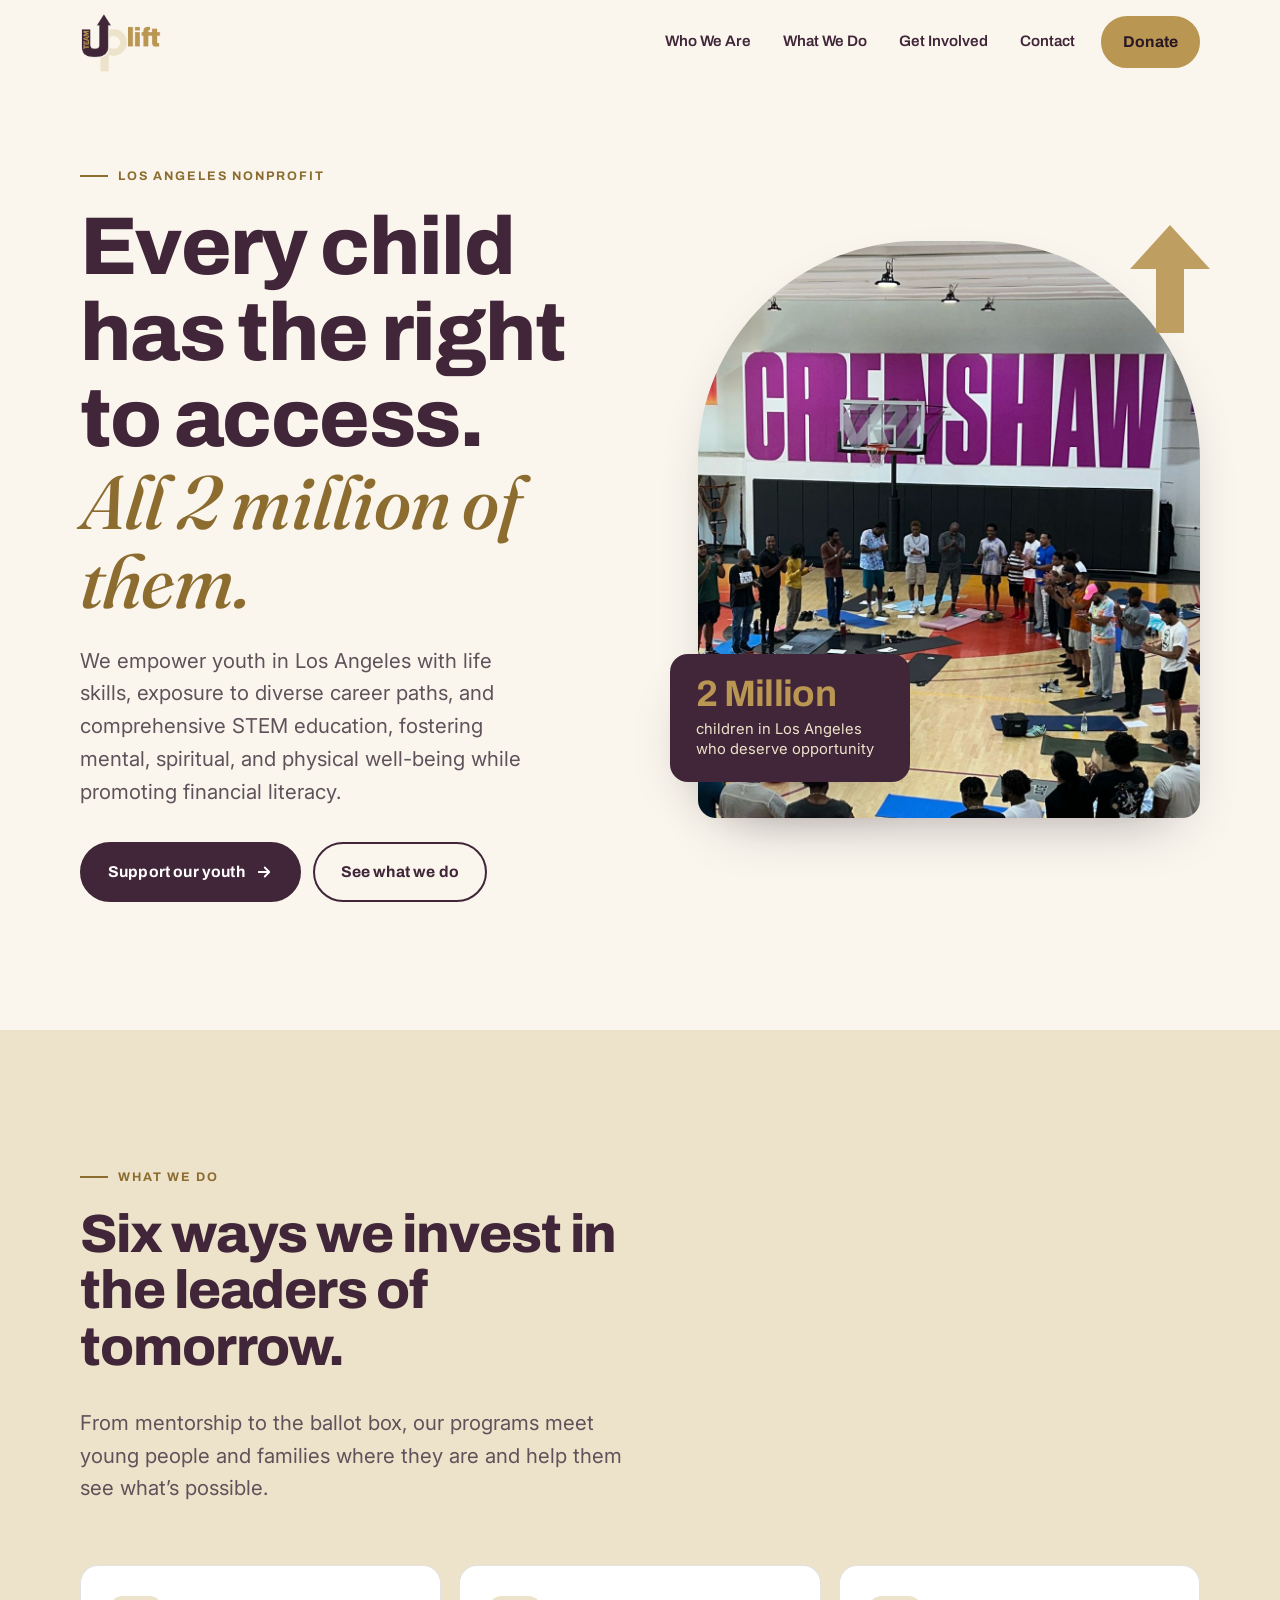
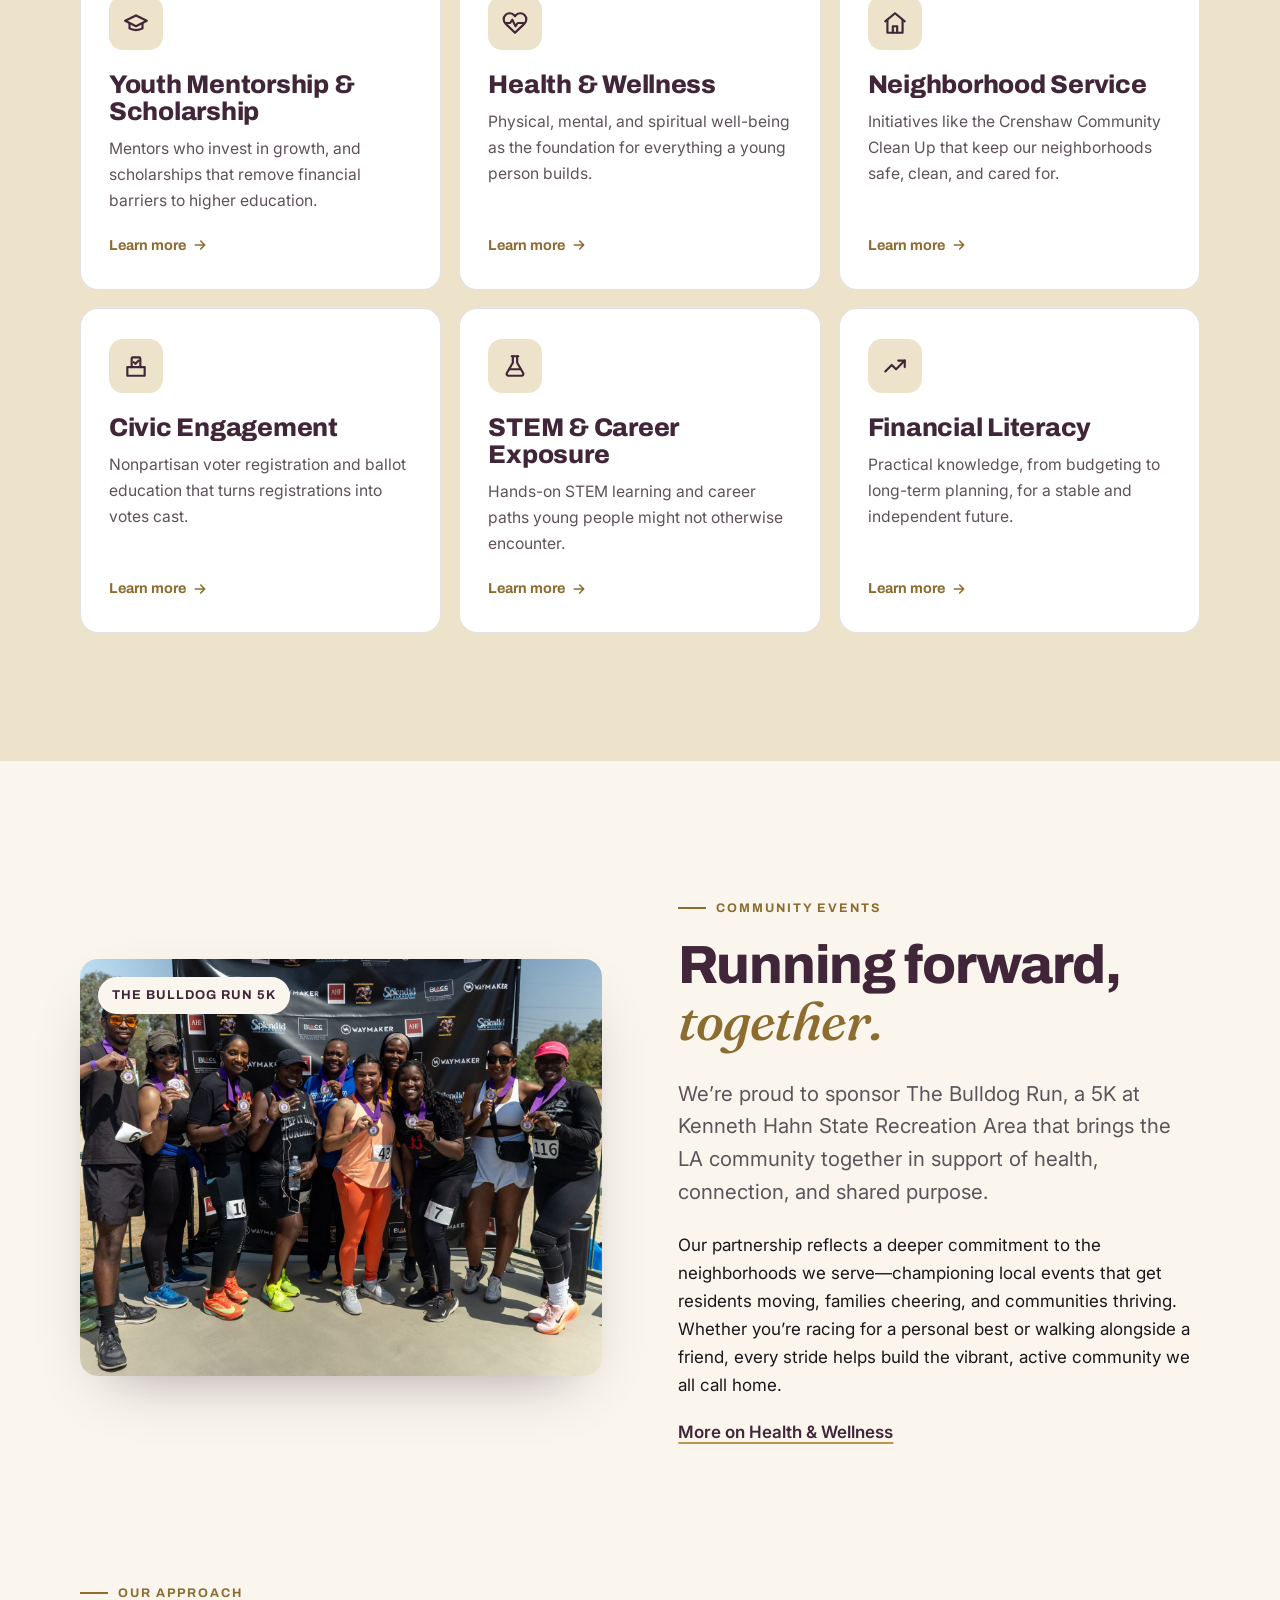
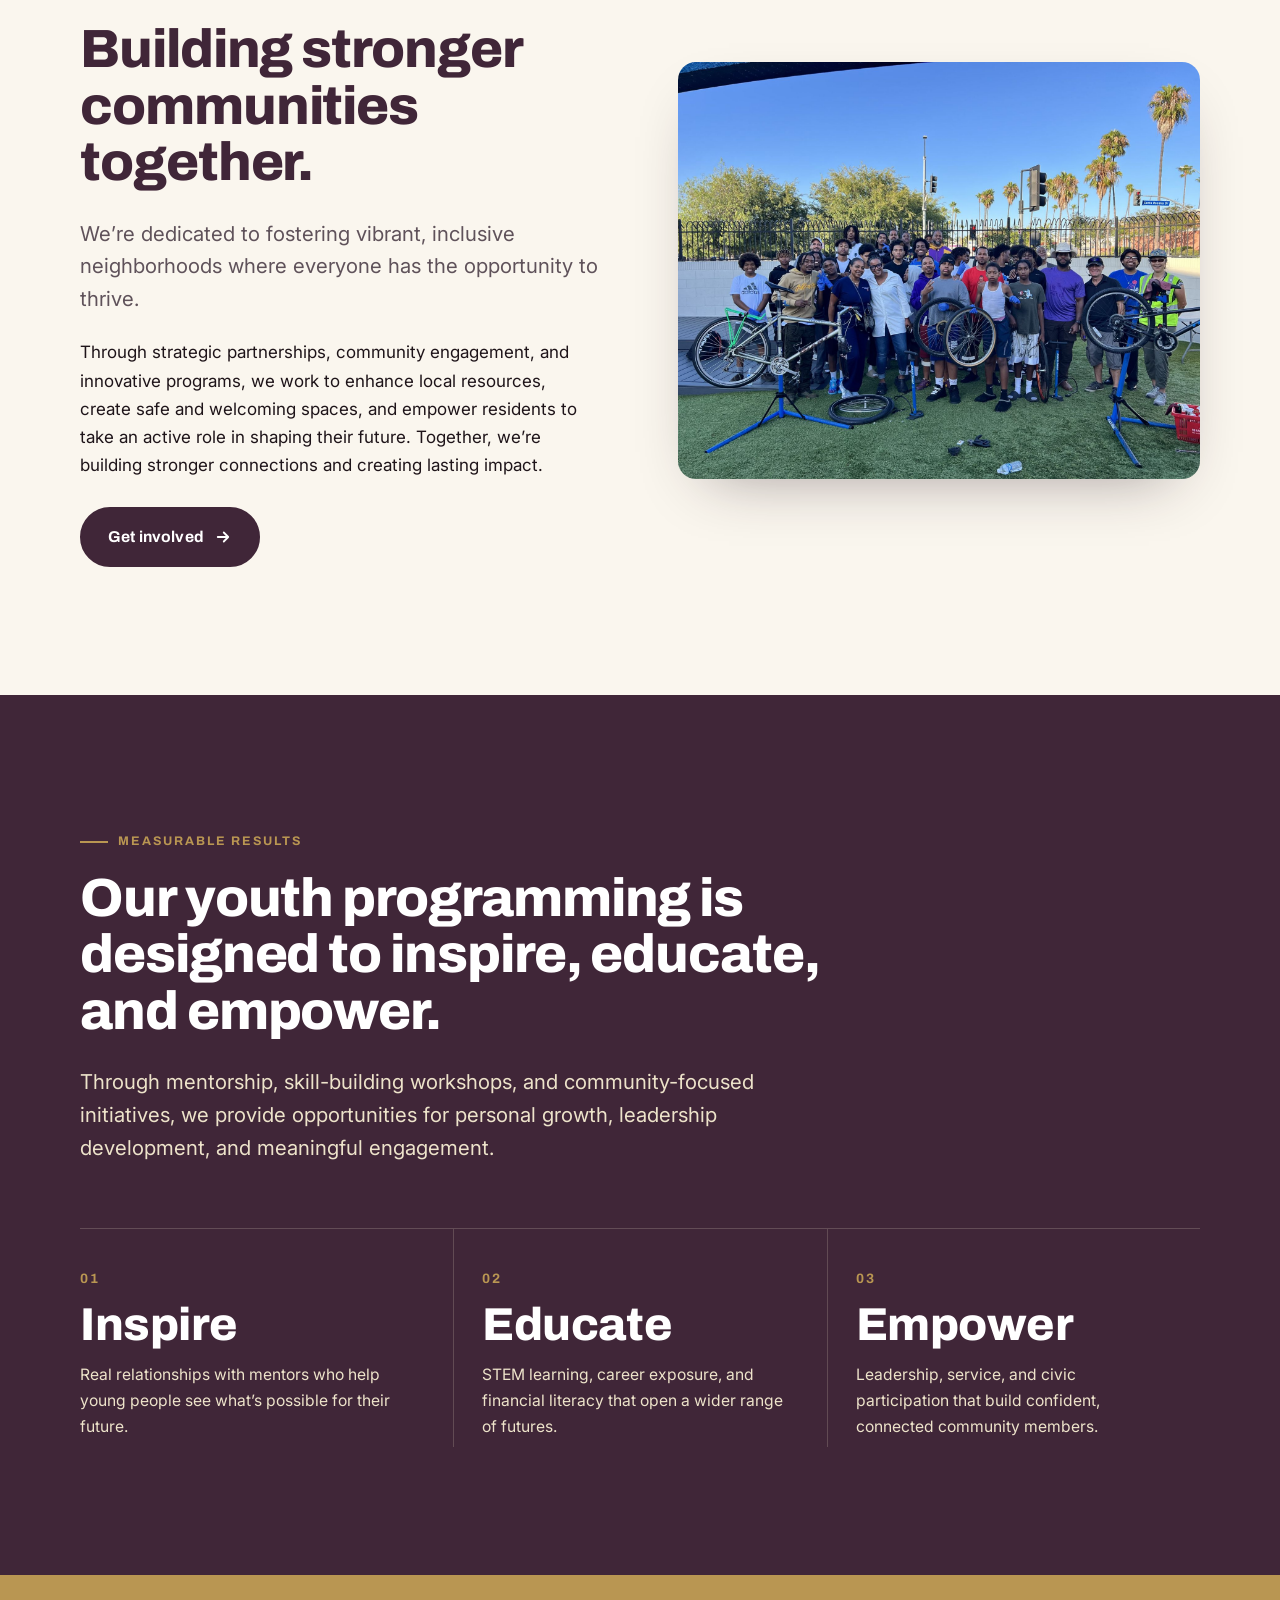
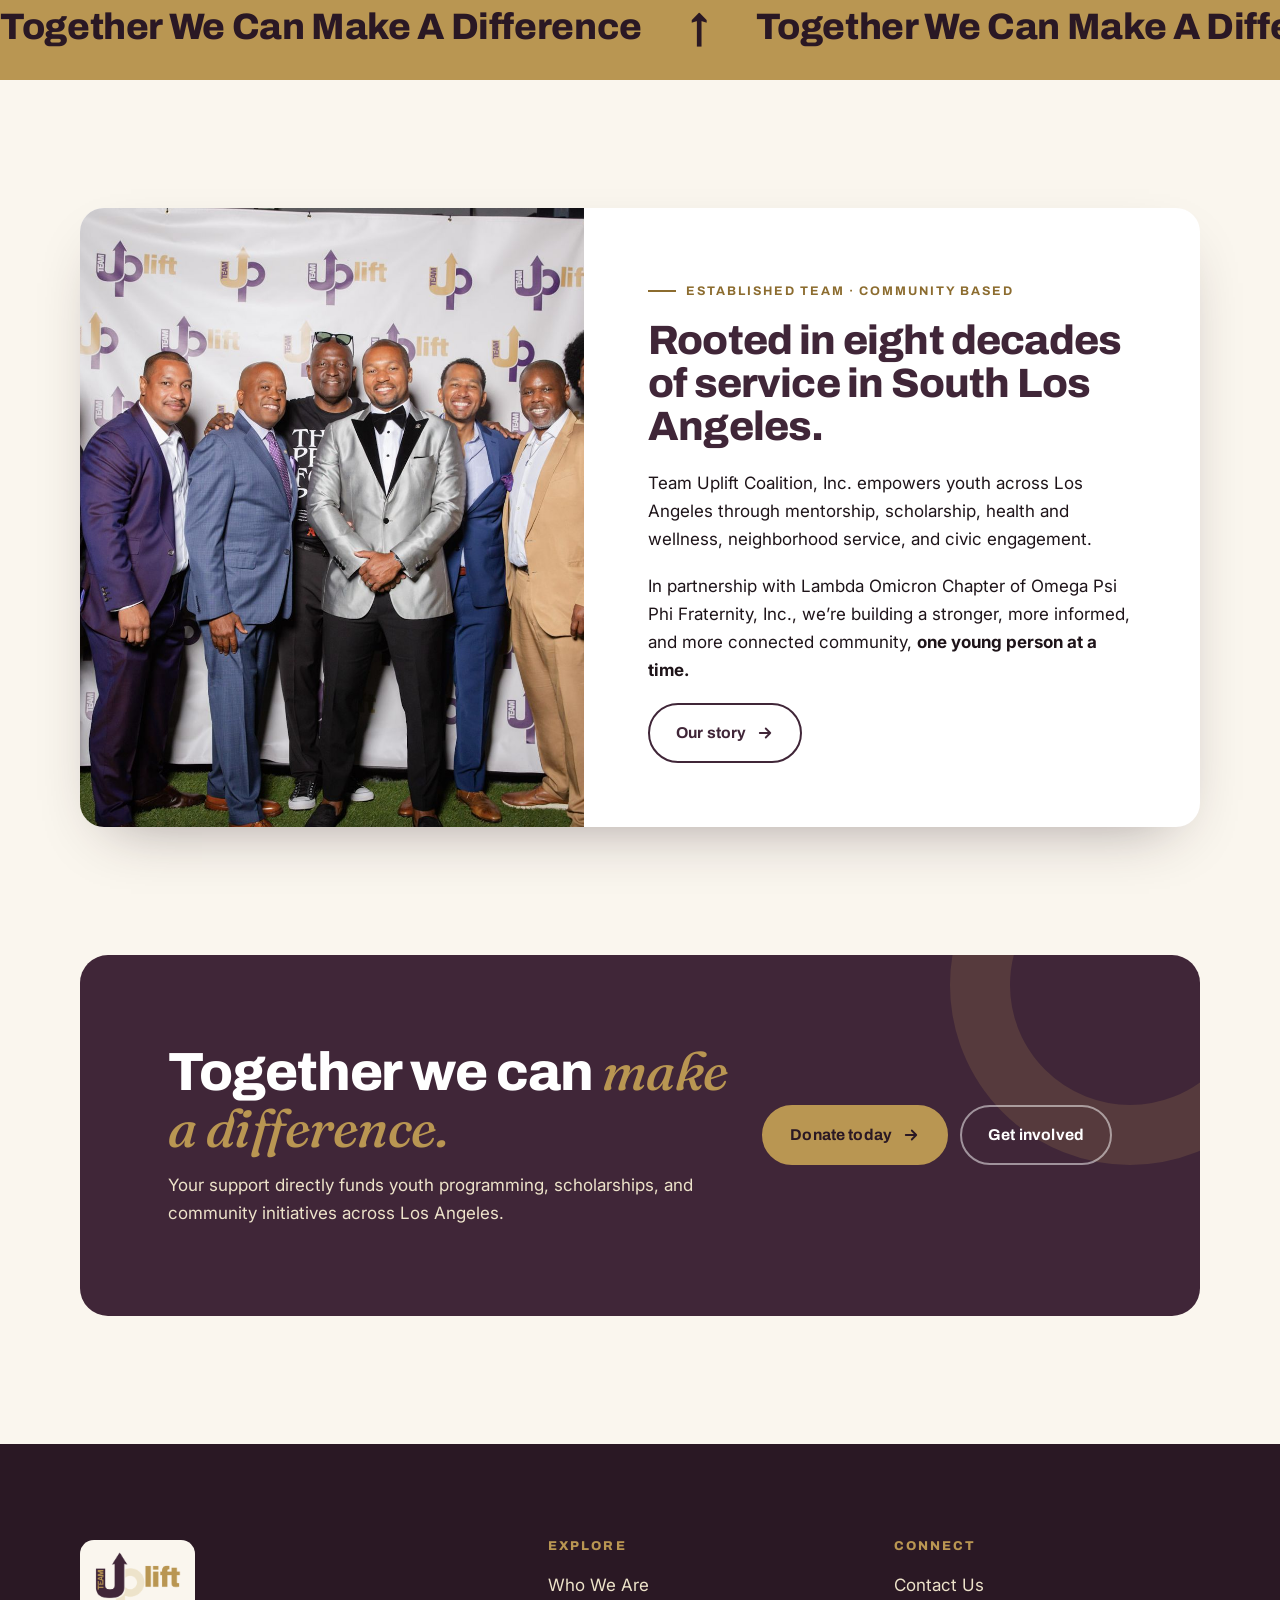
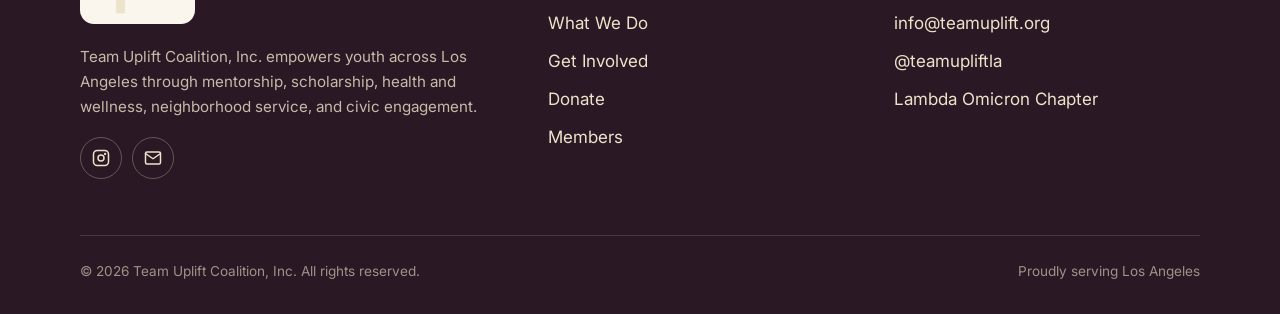
<file: index.html>
<!doctype html>
<html lang="en" class="no-js">
<head>
<meta charset="utf-8">
<meta name="viewport" content="width=device-width, initial-scale=1">
<title>Team Uplift Coalition | Empowering Youth in Los Angeles</title>
<meta name="description" content="Team Uplift Coalition empowers youth in Los Angeles through mentorship, scholarship, health and wellness, neighborhood service, STEM education, financial literacy, and civic engagement.">
<link rel="canonical" href="https://teamuplift.org/">
<meta name="theme-color" content="#402638">
<meta property="og:type" content="website">
<meta property="og:site_name" content="Team Uplift Coalition">
<meta property="og:title" content="Team Uplift Coalition | Empowering Youth in Los Angeles">
<meta property="og:description" content="Team Uplift Coalition empowers youth in Los Angeles through mentorship, scholarship, health and wellness, neighborhood service, STEM education, financial literacy, and civic engagement.">
<meta property="og:url" content="https://teamuplift.org/">
<meta property="og:image" content="https://teamuplift.org/assets/img/youth-bike-workshop.jpg">
<meta name="twitter:card" content="summary_large_image">
<link rel="icon" type="image/png" href="assets/img/favicon.png">
<link rel="apple-touch-icon" href="assets/img/apple-touch-icon.png">
<link rel="preconnect" href="https://fonts.googleapis.com">
<link rel="preconnect" href="https://fonts.gstatic.com" crossorigin>
<link href="https://fonts.googleapis.com/css2?family=Archivo:wght@600;700;800;900&family=Fraunces:ital,opsz,wght@1,9..144,500&family=Inter:wght@400;500;600&display=swap" rel="stylesheet">
<link rel="stylesheet" href="assets/css/styles.css">
</head>
<body>
<a class="skip" href="#main">Skip to content</a>
<header class="site-header">
  <nav class="wrap nav" aria-label="Main">
    <a class="brand" href="./" aria-label="Team Uplift home"><img src="assets/img/logo.png" alt="Team Uplift" width="480" height="355"></a>
    <button class="nav-toggle" type="button" aria-expanded="false" aria-controls="nav-links" aria-label="Open menu"><span></span></button>
    <ul class="nav-links" id="nav-links">
      <li><a href="who-we-are/">Who We Are</a></li><li><a href="what-we-do/">What We Do</a></li><li><a href="get-involved/">Get Involved</a></li><li><a href="contact/">Contact</a></li>
      <li><a class="btn btn--gold" href="donate/">Donate</a></li>
    </ul>
  </nav>
</header>
<main id="main">

<section class="hero">
  <div class="wrap hero-grid">
    <div>
      <span class="eyebrow">Los Angeles Nonprofit</span>
      <h1>Every child has the right to access. <span class="accent">All 2 million of them.</span></h1>
      <p class="lead">We empower youth in Los Angeles with life skills, exposure to diverse career paths, and comprehensive STEM education, fostering mental, spiritual, and physical well-being while promoting financial literacy.</p>
      <div class="btn-row">
        <a class="btn" href="donate/">Support our youth <svg viewBox="0 0 24 24" fill="none" stroke="currentColor" stroke-width="2.4" stroke-linecap="round" stroke-linejoin="round" aria-hidden="true"><path d="M5 12h14M13 6l6 6-6 6"/></svg></a>
        <a class="btn btn--ghost" href="what-we-do/">See what we do</a>
      </div>
    </div>
    <div class="hero-media">
      <svg class="hero-arrow" viewBox="0 0 120 120" fill="currentColor" aria-hidden="true"><path d="M60 4 100 48H74v64H46V48H20z"/></svg>
      <div class="photo"><img src="assets/img/wellness-crenshaw-ymca.jpg" alt="Young men and mentors gathered in a circle for a wellness session at the Crenshaw YMCA" width="1132" height="1183" fetchpriority="high"></div>
      <div class="hero-badge"><strong>2 Million</strong><span>children in Los Angeles who deserve opportunity</span></div>
    </div>
  </div>
</section>

<section class="section bg-cream" style="padding-top:var(--section)">
  <div class="wrap">
    <div class="section-head reveal">
      <div>
        <span class="eyebrow">What we do</span>
        <h2>Six ways we invest in the leaders of tomorrow.</h2>
      </div>
      <p class="lead">From mentorship to the ballot box, our programs meet young people and families where they are and help them see what&rsquo;s possible.</p>
    </div>
    <div class="cards">
      <a class="card reveal" href="what-we-do/#mentorship">
        <span class="icon"><svg viewBox="0 0 24 24" fill="none" stroke="currentColor" stroke-width="2" stroke-linecap="round" stroke-linejoin="round" aria-hidden="true"><path d="M22 10 12 5 2 10l10 5 10-5z"/><path d="M6 12v5c3 2 9 2 12 0v-5"/></svg></span>
        <h3>Youth Mentorship &amp; Scholarship</h3>
        <p>Mentors who invest in growth, and scholarships that remove financial barriers to higher education.</p>
        <span class="more">Learn more <svg viewBox="0 0 24 24" fill="none" stroke="currentColor" stroke-width="2.4" stroke-linecap="round" stroke-linejoin="round" aria-hidden="true"><path d="M5 12h14M13 6l6 6-6 6"/></svg></span>
      </a>
      <a class="card reveal" href="what-we-do/#health">
        <span class="icon"><svg viewBox="0 0 24 24" fill="none" stroke="currentColor" stroke-width="2" stroke-linecap="round" stroke-linejoin="round" aria-hidden="true"><path d="M20.8 4.6a5.5 5.5 0 0 0-7.8 0L12 5.7l-1-1.1a5.5 5.5 0 0 0-7.8 7.8l1 1.1L12 21l7.8-7.5 1-1.1a5.5 5.5 0 0 0 0-7.8z"/><path d="M3.5 12h4l2-3 3 6 2-3h6"/></svg></span>
        <h3>Health &amp; Wellness</h3>
        <p>Physical, mental, and spiritual well-being as the foundation for everything a young person builds.</p>
        <span class="more">Learn more <svg viewBox="0 0 24 24" fill="none" stroke="currentColor" stroke-width="2.4" stroke-linecap="round" stroke-linejoin="round" aria-hidden="true"><path d="M5 12h14M13 6l6 6-6 6"/></svg></span>
      </a>
      <a class="card reveal" href="what-we-do/#service">
        <span class="icon"><svg viewBox="0 0 24 24" fill="none" stroke="currentColor" stroke-width="2" stroke-linecap="round" stroke-linejoin="round" aria-hidden="true"><path d="M3 10.5 12 3l9 7.5"/><path d="M5 9.5V21h14V9.5"/><path d="M10 21v-6h4v6"/></svg></span>
        <h3>Neighborhood Service</h3>
        <p>Initiatives like the Crenshaw Community Clean Up that keep our neighborhoods safe, clean, and cared for.</p>
        <span class="more">Learn more <svg viewBox="0 0 24 24" fill="none" stroke="currentColor" stroke-width="2.4" stroke-linecap="round" stroke-linejoin="round" aria-hidden="true"><path d="M5 12h14M13 6l6 6-6 6"/></svg></span>
      </a>
      <a class="card reveal" href="what-we-do/#civic">
        <span class="icon"><svg viewBox="0 0 24 24" fill="none" stroke="currentColor" stroke-width="2" stroke-linecap="round" stroke-linejoin="round" aria-hidden="true"><path d="M4 13h16v8H4z"/><path d="M8 13V5a1 1 0 0 1 1-1h6a1 1 0 0 1 1 1v8"/><path d="m10 8.5 1.5 1.5 3-3"/></svg></span>
        <h3>Civic Engagement</h3>
        <p>Nonpartisan voter registration and ballot education that turns registrations into votes cast.</p>
        <span class="more">Learn more <svg viewBox="0 0 24 24" fill="none" stroke="currentColor" stroke-width="2.4" stroke-linecap="round" stroke-linejoin="round" aria-hidden="true"><path d="M5 12h14M13 6l6 6-6 6"/></svg></span>
      </a>
      <a class="card reveal" href="what-we-do/#stem">
        <span class="icon"><svg viewBox="0 0 24 24" fill="none" stroke="currentColor" stroke-width="2" stroke-linecap="round" stroke-linejoin="round" aria-hidden="true"><path d="M9 3h6"/><path d="M10 3v6L4.5 18.5A1.7 1.7 0 0 0 6 21h12a1.7 1.7 0 0 0 1.5-2.5L14 9V3"/><path d="M7 15h10"/></svg></span>
        <h3>STEM &amp; Career Exposure</h3>
        <p>Hands-on STEM learning and career paths young people might not otherwise encounter.</p>
        <span class="more">Learn more <svg viewBox="0 0 24 24" fill="none" stroke="currentColor" stroke-width="2.4" stroke-linecap="round" stroke-linejoin="round" aria-hidden="true"><path d="M5 12h14M13 6l6 6-6 6"/></svg></span>
      </a>
      <a class="card reveal" href="what-we-do/#financial-literacy">
        <span class="icon"><svg viewBox="0 0 24 24" fill="none" stroke="currentColor" stroke-width="2" stroke-linecap="round" stroke-linejoin="round" aria-hidden="true"><path d="M3 17l6-6 4 4 8-8"/><path d="M15 7h6v6"/></svg></span>
        <h3>Financial Literacy</h3>
        <p>Practical knowledge, from budgeting to long-term planning, for a stable and independent future.</p>
        <span class="more">Learn more <svg viewBox="0 0 24 24" fill="none" stroke="currentColor" stroke-width="2.4" stroke-linecap="round" stroke-linejoin="round" aria-hidden="true"><path d="M5 12h14M13 6l6 6-6 6"/></svg></span>
      </a>
    </div>
  </div>
</section>

<section class="section">
  <div class="wrap split">
    <div class="split-media reveal">
      <img src="assets/img/bulldog-run.jpg" alt="Runners showing off their medals at The Bulldog Run 5K" width="1800" height="1200" loading="lazy">
      <span class="tag">The Bulldog Run 5K</span>
    </div>
    <div class="reveal">
      <span class="eyebrow">Community events</span>
      <h2>Running forward, <em class="accent">together.</em></h2>
      <p class="lead">We&rsquo;re proud to sponsor The Bulldog Run, a 5K at Kenneth Hahn State Recreation Area that brings the LA community together in support of health, connection, and shared purpose.</p>
      <p>Our partnership reflects a deeper commitment to the neighborhoods we serve&mdash;championing local events that get residents moving, families cheering, and communities thriving. Whether you&rsquo;re racing for a personal best or walking alongside a friend, every stride helps build the vibrant, active community we all call home.</p>
      <a class="text-link" href="what-we-do/#health">More on Health &amp; Wellness</a>
    </div>
  </div>
</section>

<section class="section" style="padding-top:0">
  <div class="wrap split split--flip">
    <div class="split-media reveal">
      <img src="assets/img/youth-bike-workshop.jpg" alt="Youth, mentors, and volunteers holding bicycles at a community bike repair workshop" width="1800" height="1350" loading="lazy">
    </div>
    <div class="reveal">
      <span class="eyebrow">Our approach</span>
      <h2>Building stronger communities together.</h2>
      <p class="lead">We&rsquo;re dedicated to fostering vibrant, inclusive neighborhoods where everyone has the opportunity to thrive.</p>
      <p>Through strategic partnerships, community engagement, and innovative programs, we work to enhance local resources, create safe and welcoming spaces, and empower residents to take an active role in shaping their future. Together, we&rsquo;re building stronger connections and creating lasting impact.</p>
      <div class="btn-row" style="margin-top:28px">
        <a class="btn" href="get-involved/">Get involved <svg viewBox="0 0 24 24" fill="none" stroke="currentColor" stroke-width="2.4" stroke-linecap="round" stroke-linejoin="round" aria-hidden="true"><path d="M5 12h14M13 6l6 6-6 6"/></svg></a>
      </div>
    </div>
  </div>
</section>

<section class="section band">
  <div class="wrap">
    <div class="reveal" style="max-width:760px">
      <span class="eyebrow">Measurable results</span>
      <h2>Our youth programming is designed to inspire, educate, and empower.</h2>
      <p class="lead">Through mentorship, skill-building workshops, and community-focused initiatives, we provide opportunities for personal growth, leadership development, and meaningful engagement.</p>
    </div>
    <div class="trio reveal">
      <div><span class="num">01</span><h3>Inspire</h3><p>Real relationships with mentors who help young people see what&rsquo;s possible for their future.</p></div>
      <div><span class="num">02</span><h3>Educate</h3><p>STEM learning, career exposure, and financial literacy that open a wider range of futures.</p></div>
      <div><span class="num">03</span><h3>Empower</h3><p>Leadership, service, and civic participation that build confident, connected community members.</p></div>
    </div>
  </div>
</section>

<div class="marquee" aria-hidden="true"><div class="marquee-track"><span>Together We Can Make A Difference</span><span>Together We Can Make A Difference</span><span>Together We Can Make A Difference</span><span>Together We Can Make A Difference</span><span>Together We Can Make A Difference</span><span>Together We Can Make A Difference</span><span>Together We Can Make A Difference</span><span>Together We Can Make A Difference</span></div></div>

<section class="section">
  <div class="wrap">
    <div class="partner reveal">
      <div class="partner-media"><img src="assets/img/team-gala.jpg" alt="Members of Team Uplift and Lambda Omicron Chapter at a community gala" width="1800" height="1200" loading="lazy"></div>
      <div class="partner-body">
        <span class="eyebrow">Established team &middot; Community based</span>
        <h2>Rooted in eight decades of service in South Los Angeles.</h2>
        <p>Team Uplift Coalition, Inc. empowers youth across Los Angeles through mentorship, scholarship, health and wellness, neighborhood service, and civic engagement.</p>
        <p>In partnership with Lambda Omicron Chapter of Omega Psi Phi Fraternity, Inc., we&rsquo;re building a stronger, more informed, and more connected community, <strong>one young person at a time.</strong></p>
        <a class="btn btn--ghost" href="who-we-are/">Our story <svg viewBox="0 0 24 24" fill="none" stroke="currentColor" stroke-width="2.4" stroke-linecap="round" stroke-linejoin="round" aria-hidden="true"><path d="M5 12h14M13 6l6 6-6 6"/></svg></a>
      </div>
    </div>
  </div>
</section>

<section class="section" style="padding-top:0">
  <div class="wrap">
    <div class="cta reveal">
      <div>
        <h2>Together we can <span class="accent">make a difference.</span></h2>
        <p>Your support directly funds youth programming, scholarships, and community initiatives across Los Angeles.</p>
      </div>
      <div class="btn-row">
        <a class="btn btn--gold" href="donate/">Donate today <svg viewBox="0 0 24 24" fill="none" stroke="currentColor" stroke-width="2.4" stroke-linecap="round" stroke-linejoin="round" aria-hidden="true"><path d="M5 12h14M13 6l6 6-6 6"/></svg></a>
        <a class="btn btn--ghost-light" href="get-involved/">Get involved</a>
      </div>
    </div>
  </div>
</section>

</main>
<footer class="site-footer">
  <div class="wrap">
    <div class="footer-grid">
      <div class="footer-brand">
        <img src="assets/img/logo.png" alt="Team Uplift" width="480" height="355" loading="lazy">
        <p>Team Uplift Coalition, Inc. empowers youth across Los Angeles through mentorship, scholarship, health and wellness, neighborhood service, and civic engagement.</p>
        <div class="social">
          <a href="https://www.instagram.com/teamupliftla/" target="_blank" rel="noopener" aria-label="Team Uplift on Instagram"><svg viewBox="0 0 24 24" fill="none" stroke="currentColor" stroke-width="2" stroke-linecap="round" stroke-linejoin="round" aria-hidden="true"><rect x="2" y="2" width="20" height="20" rx="5"/><circle cx="12" cy="12" r="4"/><circle cx="17.5" cy="6.5" r="0.6" fill="currentColor"/></svg></a>
          <a href="mailto:info@teamuplift.org" aria-label="Email Team Uplift"><svg viewBox="0 0 24 24" fill="none" stroke="currentColor" stroke-width="2" stroke-linecap="round" stroke-linejoin="round" aria-hidden="true"><rect x="2" y="4" width="20" height="16" rx="2"/><path d="m22 6-10 7L2 6"/></svg></a>
        </div>
      </div>
      <div>
        <h4>Explore</h4>
        <ul>
          <li><a href="who-we-are/">Who We Are</a></li>
          <li><a href="what-we-do/">What We Do</a></li>
          <li><a href="get-involved/">Get Involved</a></li>
          <li><a href="donate/">Donate</a></li>
          <li><a href="dues/">Members</a></li>
        </ul>
      </div>
      <div>
        <h4>Connect</h4>
        <ul>
          <li><a href="contact/">Contact Us</a></li>
          <li><a href="mailto:info@teamuplift.org">info@teamuplift.org</a></li>
          <li><a href="https://www.instagram.com/teamupliftla/" target="_blank" rel="noopener">@teamupliftla</a></li>
          <li><a href="https://www.lambdaomicronques.com/" target="_blank" rel="noopener">Lambda Omicron Chapter</a></li>
        </ul>
      </div>
    </div>
    <div class="footer-bottom">
      <span>&copy; <span data-year>2026</span> Team Uplift Coalition, Inc. All rights reserved.</span>
      <span>Proudly serving Los Angeles</span>
    </div>
  </div>
</footer>
<script src="assets/js/main.js" defer></script>
</body>
</html>
</file>
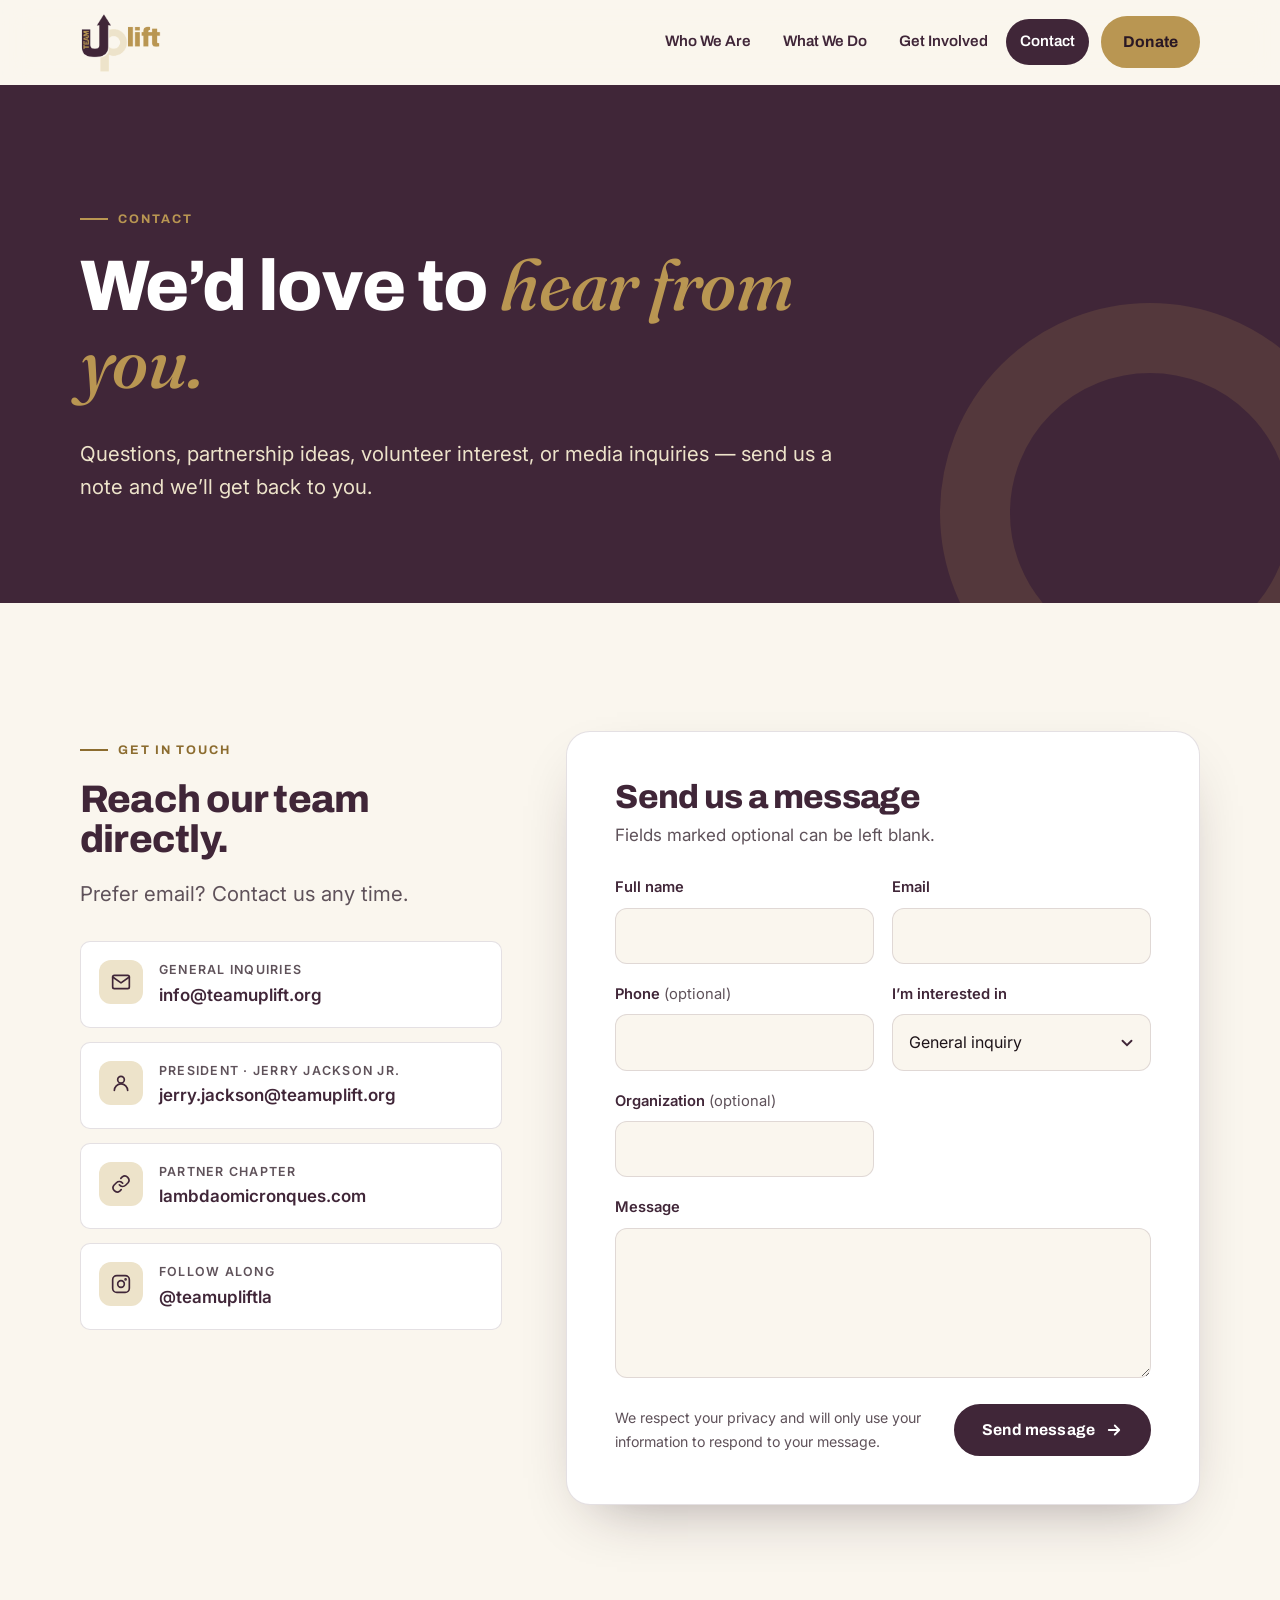
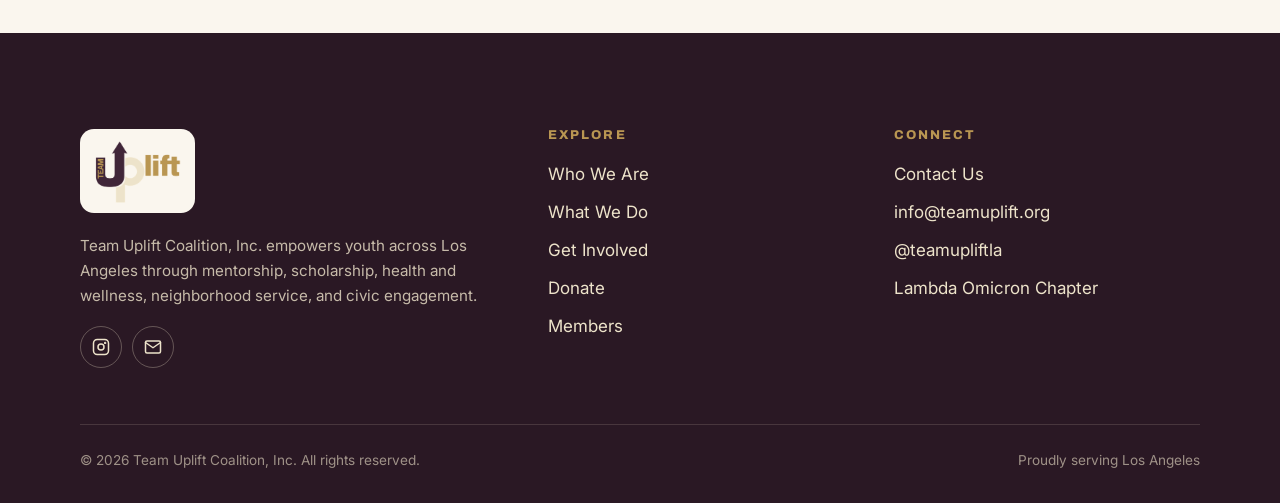
<file: contact/index.html>
<!doctype html>
<html lang="en" class="no-js">
<head>
<meta charset="utf-8">
<meta name="viewport" content="width=device-width, initial-scale=1">
<title>Contact | Team Uplift Coalition</title>
<meta name="description" content="Contact Team Uplift Coalition about volunteering, partnerships, sponsorships, donations, or youth programs in Los Angeles.">
<link rel="canonical" href="https://teamuplift.org/contact/">
<meta name="theme-color" content="#402638">
<meta property="og:type" content="website">
<meta property="og:site_name" content="Team Uplift Coalition">
<meta property="og:title" content="Contact | Team Uplift Coalition">
<meta property="og:description" content="Contact Team Uplift Coalition about volunteering, partnerships, sponsorships, donations, or youth programs in Los Angeles.">
<meta property="og:url" content="https://teamuplift.org/contact/">
<meta property="og:image" content="https://teamuplift.org/assets/img/youth-bike-workshop.jpg">
<meta name="twitter:card" content="summary_large_image">
<link rel="icon" type="image/png" href="../assets/img/favicon.png">
<link rel="apple-touch-icon" href="../assets/img/apple-touch-icon.png">
<link rel="preconnect" href="https://fonts.googleapis.com">
<link rel="preconnect" href="https://fonts.gstatic.com" crossorigin>
<link href="https://fonts.googleapis.com/css2?family=Archivo:wght@600;700;800;900&family=Fraunces:ital,opsz,wght@1,9..144,500&family=Inter:wght@400;500;600&display=swap" rel="stylesheet">
<link rel="stylesheet" href="../assets/css/styles.css">
</head>
<body>
<a class="skip" href="#main">Skip to content</a>
<header class="site-header">
  <nav class="wrap nav" aria-label="Main">
    <a class="brand" href="../" aria-label="Team Uplift home"><img src="../assets/img/logo.png" alt="Team Uplift" width="480" height="355"></a>
    <button class="nav-toggle" type="button" aria-expanded="false" aria-controls="nav-links" aria-label="Open menu"><span></span></button>
    <ul class="nav-links" id="nav-links">
      <li><a href="../who-we-are/">Who We Are</a></li><li><a href="../what-we-do/">What We Do</a></li><li><a href="../get-involved/">Get Involved</a></li><li><a href="../contact/" aria-current="page">Contact</a></li>
      <li><a class="btn btn--gold" href="../donate/">Donate</a></li>
    </ul>
  </nav>
</header>
<main id="main">

<section class="page-hero">
  <div class="wrap">
    <span class="eyebrow">Contact</span>
    <h1>We&rsquo;d love to <span class="accent">hear from you.</span></h1>
    <p class="lead">Questions, partnership ideas, volunteer interest, or media inquiries &mdash; send us a note and we&rsquo;ll get back to you.</p>
  </div>
</section>

<section class="section">
  <div class="wrap contact-grid">
    <div class="contact-info reveal">
      <span class="eyebrow">Get in touch</span>
      <h2>Reach our team directly.</h2>
      <p class="lead">Prefer email? Contact us any time.</p>
      <ul class="info-list">
        <li><span class="icon"><svg viewBox="0 0 24 24" fill="none" stroke="currentColor" stroke-width="2" stroke-linecap="round" stroke-linejoin="round" aria-hidden="true"><rect x="2" y="4" width="20" height="16" rx="2"/><path d="m22 6-10 7L2 6"/></svg></span><div><small>General inquiries</small><a href="mailto:info@teamuplift.org">info@teamuplift.org</a></div></li>
        <li><span class="icon"><svg viewBox="0 0 24 24" fill="none" stroke="currentColor" stroke-width="2" stroke-linecap="round" stroke-linejoin="round" aria-hidden="true"><circle cx="12" cy="8" r="4"/><path d="M4 21a8 8 0 0 1 16 0"/></svg></span><div><small>President &middot; Jerry Jackson Jr.</small><a href="mailto:jerry.jackson@teamuplift.org">jerry.jackson@teamuplift.org</a></div></li>
        <li><span class="icon"><svg viewBox="0 0 24 24" fill="none" stroke="currentColor" stroke-width="2" stroke-linecap="round" stroke-linejoin="round" aria-hidden="true"><path d="M10 13a5 5 0 0 0 7.5.5l3-3a5 5 0 0 0-7-7l-1.7 1.7"/><path d="M14 11a5 5 0 0 0-7.5-.5l-3 3a5 5 0 0 0 7 7l1.7-1.7"/></svg></span><div><small>Partner chapter</small><a href="https://www.lambdaomicronques.com/" target="_blank" rel="noopener">lambdaomicronques.com</a></div></li>
        <li><span class="icon"><svg viewBox="0 0 24 24" fill="none" stroke="currentColor" stroke-width="2" stroke-linecap="round" stroke-linejoin="round" aria-hidden="true"><rect x="2" y="2" width="20" height="20" rx="5"/><circle cx="12" cy="12" r="4"/><circle cx="17.5" cy="6.5" r="0.6" fill="currentColor"/></svg></span><div><small>Follow along</small><a href="https://www.instagram.com/teamupliftla/" target="_blank" rel="noopener">@teamupliftla</a></div></li>
      </ul>
    </div>

    <div class="form-card reveal">
      <h2>Send us a message</h2>
      <p>Fields marked optional can be left blank.</p>
      <form action="https://formspree.io/f/meaoqpzg" method="POST" data-formspree>
        <input type="hidden" name="_subject" value="New message from teamuplift.org">
        <div class="hp" aria-hidden="true"><label>Leave this empty <input type="text" name="_gotcha" tabindex="-1" autocomplete="off"></label></div>
        <div class="form-grid">
          <div class="field">
            <label for="name">Full name</label>
            <input id="name" name="name" type="text" autocomplete="name" required>
          </div>
          <div class="field">
            <label for="email">Email</label>
            <input id="email" name="email" type="email" autocomplete="email" required>
          </div>
          <div class="field">
            <label for="phone">Phone <span class="opt">(optional)</span></label>
            <input id="phone" name="phone" type="tel" autocomplete="tel">
          </div>
          <div class="field">
            <label for="interest">I&rsquo;m interested in</label>
            <select id="interest" name="interest">
              <option value="General inquiry">General inquiry</option>
              <option value="Volunteer">Volunteering</option>
              <option value="Partner">Partnering</option>
              <option value="Sponsor">Sponsoring an event</option>
              <option value="Donate">Donating</option>
              <option value="Mentorship">Youth mentorship &amp; programs</option>
              <option value="Media">Media inquiry</option>
            </select>
          </div>
          <div class="field">
            <label for="organization">Organization <span class="opt">(optional)</span></label>
            <input id="organization" name="organization" type="text" autocomplete="organization">
          </div>
          <div class="field field--full">
            <label for="message">Message</label>
            <textarea id="message" name="message" required></textarea>
          </div>
        </div>
        <div class="form-foot">
          <small>We respect your privacy and will only use your information to respond to your message.</small>
          <button class="btn" type="submit">Send message <svg viewBox="0 0 24 24" fill="none" stroke="currentColor" stroke-width="2.4" stroke-linecap="round" stroke-linejoin="round" aria-hidden="true"><path d="M5 12h14M13 6l6 6-6 6"/></svg></button>
        </div>
        <div class="form-status" role="status" aria-live="polite"></div>
      </form>
    </div>
  </div>
</section>

</main>
<footer class="site-footer">
  <div class="wrap">
    <div class="footer-grid">
      <div class="footer-brand">
        <img src="../assets/img/logo.png" alt="Team Uplift" width="480" height="355" loading="lazy">
        <p>Team Uplift Coalition, Inc. empowers youth across Los Angeles through mentorship, scholarship, health and wellness, neighborhood service, and civic engagement.</p>
        <div class="social">
          <a href="https://www.instagram.com/teamupliftla/" target="_blank" rel="noopener" aria-label="Team Uplift on Instagram"><svg viewBox="0 0 24 24" fill="none" stroke="currentColor" stroke-width="2" stroke-linecap="round" stroke-linejoin="round" aria-hidden="true"><rect x="2" y="2" width="20" height="20" rx="5"/><circle cx="12" cy="12" r="4"/><circle cx="17.5" cy="6.5" r="0.6" fill="currentColor"/></svg></a>
          <a href="mailto:info@teamuplift.org" aria-label="Email Team Uplift"><svg viewBox="0 0 24 24" fill="none" stroke="currentColor" stroke-width="2" stroke-linecap="round" stroke-linejoin="round" aria-hidden="true"><rect x="2" y="4" width="20" height="16" rx="2"/><path d="m22 6-10 7L2 6"/></svg></a>
        </div>
      </div>
      <div>
        <h4>Explore</h4>
        <ul>
          <li><a href="../who-we-are/">Who We Are</a></li>
          <li><a href="../what-we-do/">What We Do</a></li>
          <li><a href="../get-involved/">Get Involved</a></li>
          <li><a href="../donate/">Donate</a></li>
          <li><a href="../dues/">Members</a></li>
        </ul>
      </div>
      <div>
        <h4>Connect</h4>
        <ul>
          <li><a href="../contact/">Contact Us</a></li>
          <li><a href="mailto:info@teamuplift.org">info@teamuplift.org</a></li>
          <li><a href="https://www.instagram.com/teamupliftla/" target="_blank" rel="noopener">@teamupliftla</a></li>
          <li><a href="https://www.lambdaomicronques.com/" target="_blank" rel="noopener">Lambda Omicron Chapter</a></li>
        </ul>
      </div>
    </div>
    <div class="footer-bottom">
      <span>&copy; <span data-year>2026</span> Team Uplift Coalition, Inc. All rights reserved.</span>
      <span>Proudly serving Los Angeles</span>
    </div>
  </div>
</footer>
<script src="../assets/js/main.js" defer></script>
</body>
</html>
</file>
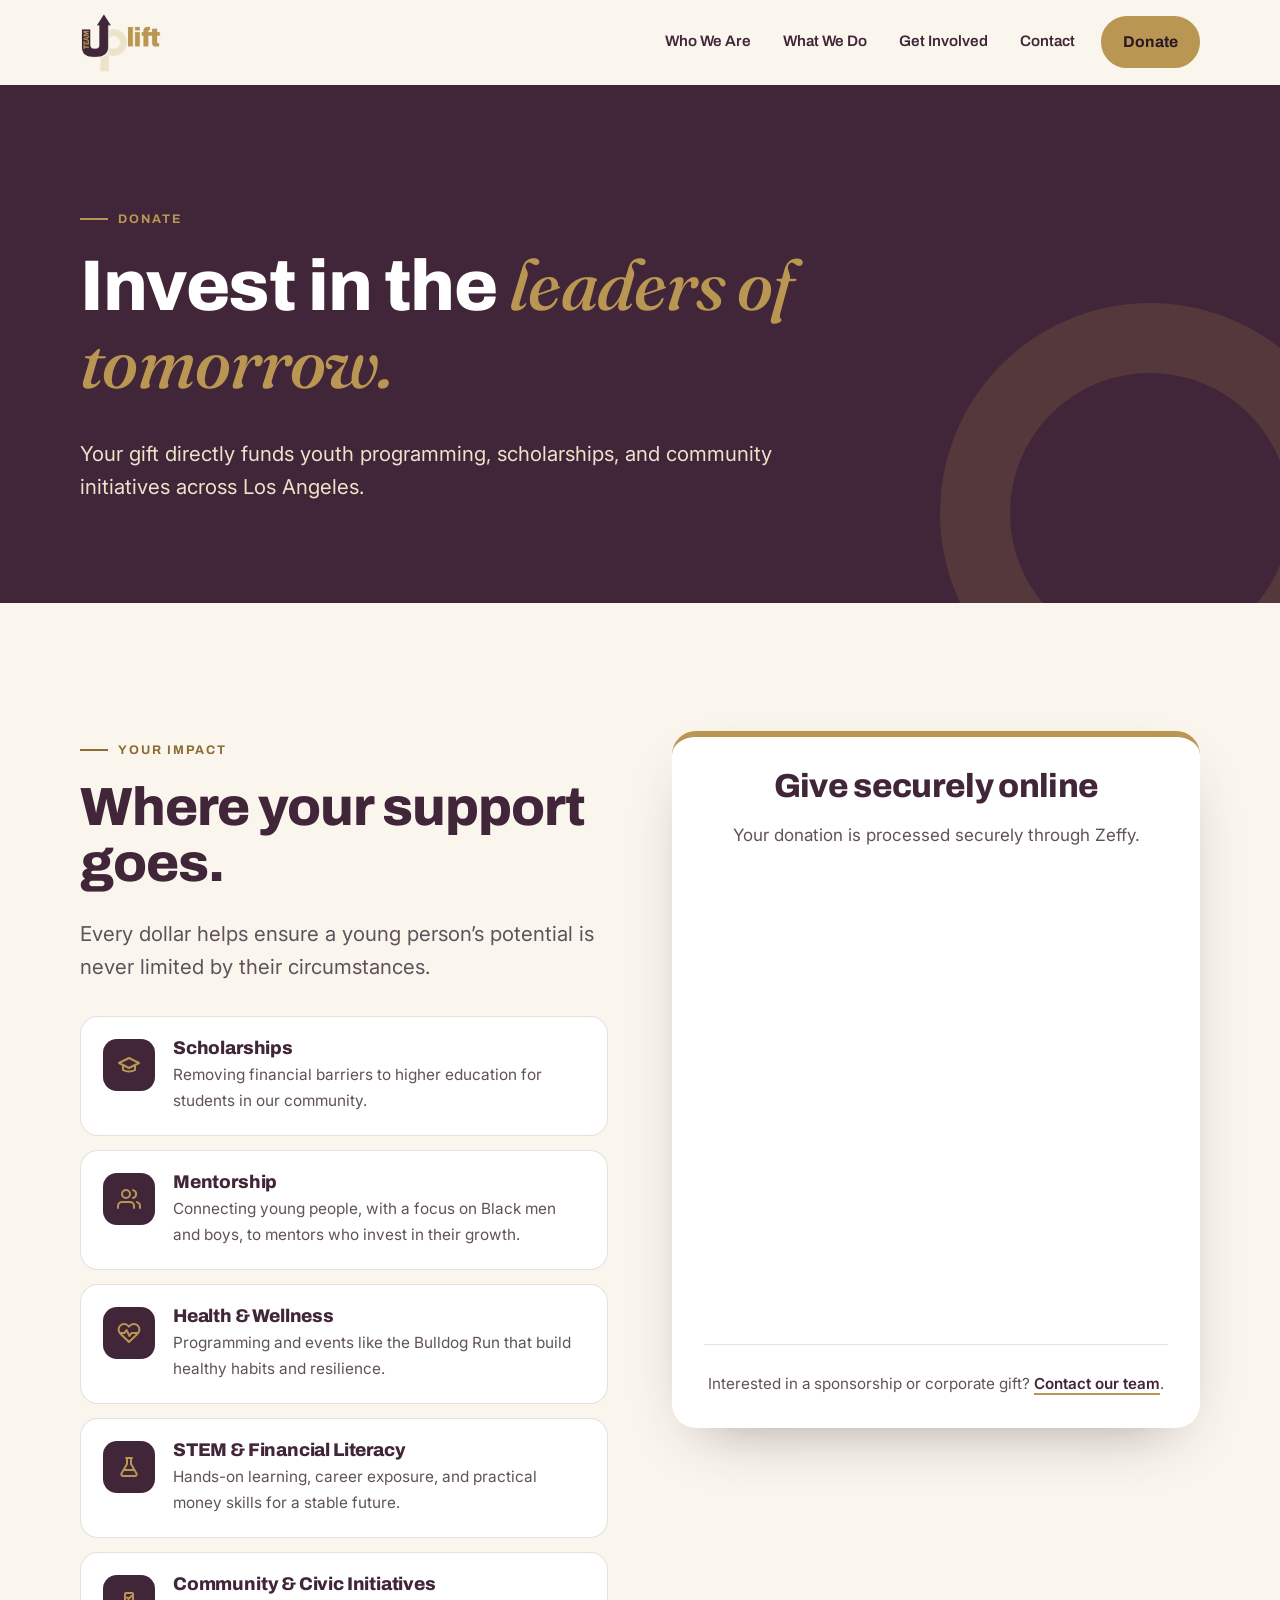
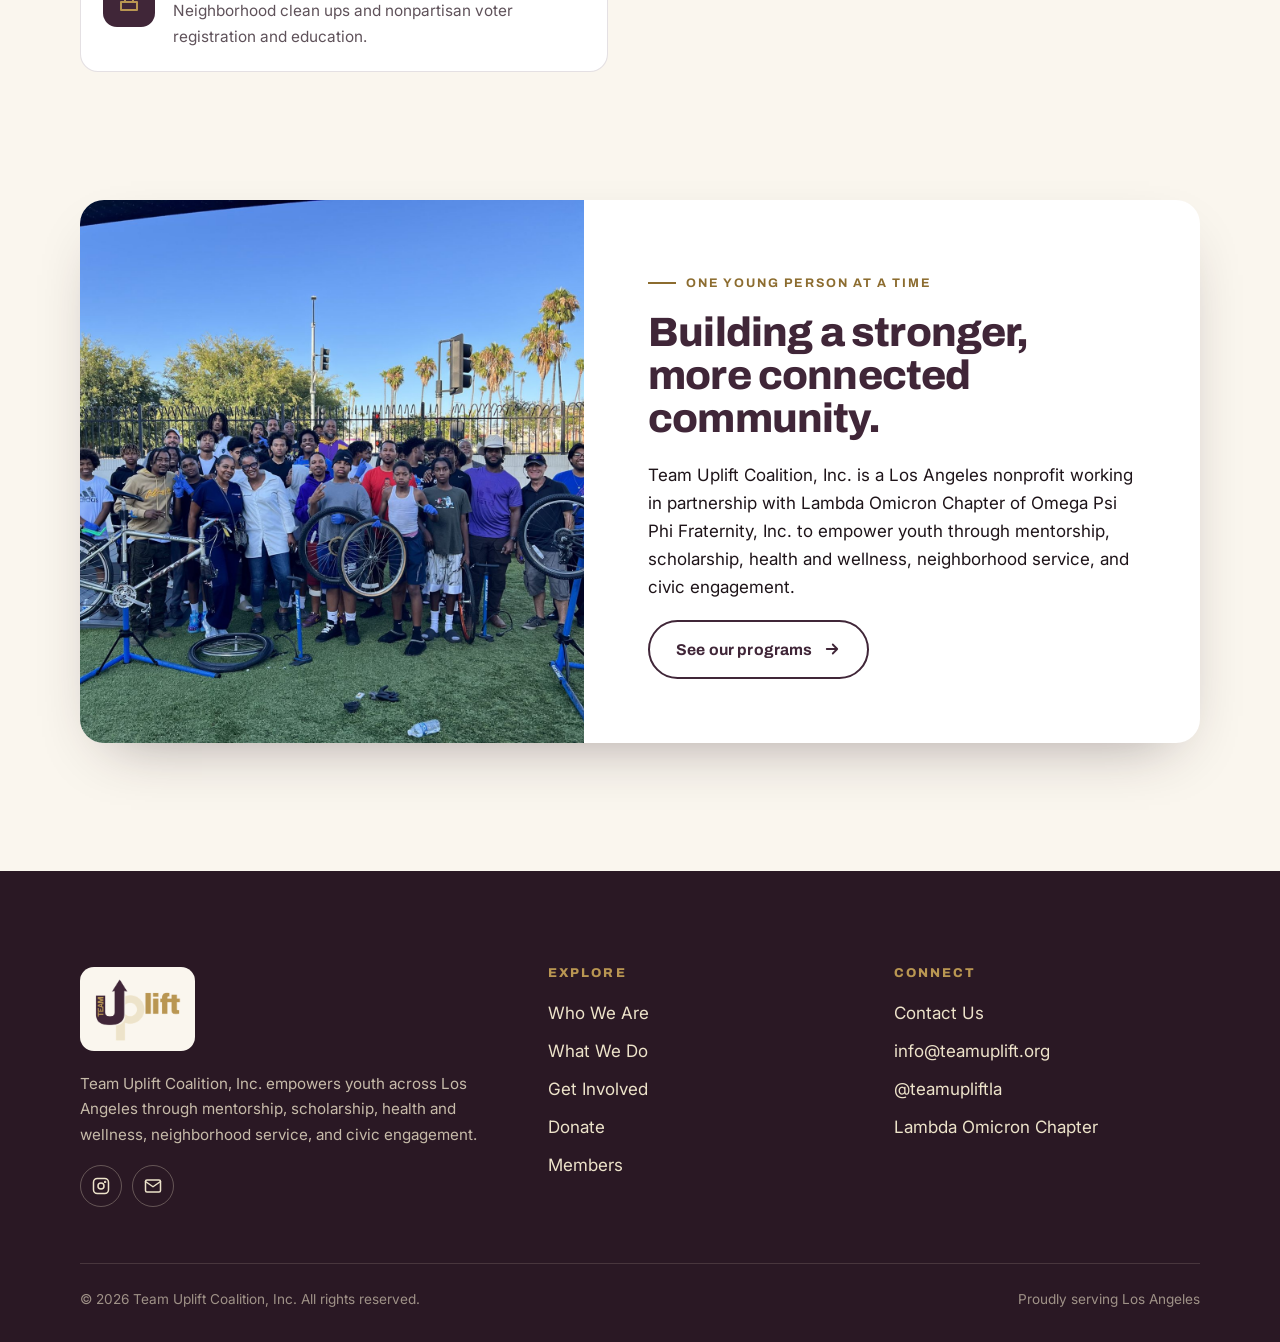
<file: donate/index.html>
<!doctype html>
<html lang="en" class="no-js">
<head>
<meta charset="utf-8">
<meta name="viewport" content="width=device-width, initial-scale=1">
<title>Donate | Team Uplift Coalition</title>
<meta name="description" content="Donate to Team Uplift Coalition to fund youth programming, scholarships, and community initiatives in Los Angeles.">
<link rel="canonical" href="https://teamuplift.org/donate/">
<meta name="theme-color" content="#402638">
<meta property="og:type" content="website">
<meta property="og:site_name" content="Team Uplift Coalition">
<meta property="og:title" content="Donate | Team Uplift Coalition">
<meta property="og:description" content="Donate to Team Uplift Coalition to fund youth programming, scholarships, and community initiatives in Los Angeles.">
<meta property="og:url" content="https://teamuplift.org/donate/">
<meta property="og:image" content="https://teamuplift.org/assets/img/youth-bike-workshop.jpg">
<meta name="twitter:card" content="summary_large_image">
<link rel="icon" type="image/png" href="../assets/img/favicon.png">
<link rel="apple-touch-icon" href="../assets/img/apple-touch-icon.png">
<link rel="preconnect" href="https://fonts.googleapis.com">
<link rel="preconnect" href="https://fonts.gstatic.com" crossorigin>
<link href="https://fonts.googleapis.com/css2?family=Archivo:wght@600;700;800;900&family=Fraunces:ital,opsz,wght@1,9..144,500&family=Inter:wght@400;500;600&display=swap" rel="stylesheet">
<link rel="stylesheet" href="../assets/css/styles.css">
</head>
<body>
<a class="skip" href="#main">Skip to content</a>
<header class="site-header">
  <nav class="wrap nav" aria-label="Main">
    <a class="brand" href="../" aria-label="Team Uplift home"><img src="../assets/img/logo.png" alt="Team Uplift" width="480" height="355"></a>
    <button class="nav-toggle" type="button" aria-expanded="false" aria-controls="nav-links" aria-label="Open menu"><span></span></button>
    <ul class="nav-links" id="nav-links">
      <li><a href="../who-we-are/">Who We Are</a></li><li><a href="../what-we-do/">What We Do</a></li><li><a href="../get-involved/">Get Involved</a></li><li><a href="../contact/">Contact</a></li>
      <li><a class="btn btn--gold" href="../donate/" aria-current="page">Donate</a></li>
    </ul>
  </nav>
</header>
<main id="main">

<section class="page-hero">
  <div class="wrap">
    <span class="eyebrow">Donate</span>
    <h1>Invest in the <span class="accent">leaders of tomorrow.</span></h1>
    <p class="lead">Your gift directly funds youth programming, scholarships, and community initiatives across Los Angeles.</p>
  </div>
</section>

<section class="section">
  <div class="wrap donate-grid">
    <div class="reveal">
      <span class="eyebrow">Your impact</span>
      <h2 style="color:var(--plum)">Where your support goes.</h2>
      <p class="lead">Every dollar helps ensure a young person&rsquo;s potential is never limited by their circumstances.</p>
      <ul class="impact-list">
        <li><span class="icon"><svg viewBox="0 0 24 24" fill="none" stroke="currentColor" stroke-width="2" stroke-linecap="round" stroke-linejoin="round" aria-hidden="true"><path d="M22 10 12 5 2 10l10 5 10-5z"/><path d="M6 12v5c3 2 9 2 12 0v-5"/></svg></span><div><h3>Scholarships</h3><p>Removing financial barriers to higher education for students in our community.</p></div></li>
        <li><span class="icon"><svg viewBox="0 0 24 24" fill="none" stroke="currentColor" stroke-width="2" stroke-linecap="round" stroke-linejoin="round" aria-hidden="true"><path d="M17 21v-2a4 4 0 0 0-4-4H5a4 4 0 0 0-4 4v2"/><circle cx="9" cy="7" r="4"/><path d="M23 21v-2a4 4 0 0 0-3-3.9M16 3.1a4 4 0 0 1 0 7.8"/></svg></span><div><h3>Mentorship</h3><p>Connecting young people, with a focus on Black men and boys, to mentors who invest in their growth.</p></div></li>
        <li><span class="icon"><svg viewBox="0 0 24 24" fill="none" stroke="currentColor" stroke-width="2" stroke-linecap="round" stroke-linejoin="round" aria-hidden="true"><path d="M20.8 4.6a5.5 5.5 0 0 0-7.8 0L12 5.7l-1-1.1a5.5 5.5 0 0 0-7.8 7.8l1 1.1L12 21l7.8-7.5 1-1.1a5.5 5.5 0 0 0 0-7.8z"/><path d="M3.5 12h4l2-3 3 6 2-3h6"/></svg></span><div><h3>Health &amp; Wellness</h3><p>Programming and events like the Bulldog Run that build healthy habits and resilience.</p></div></li>
        <li><span class="icon"><svg viewBox="0 0 24 24" fill="none" stroke="currentColor" stroke-width="2" stroke-linecap="round" stroke-linejoin="round" aria-hidden="true"><path d="M9 3h6"/><path d="M10 3v6L4.5 18.5A1.7 1.7 0 0 0 6 21h12a1.7 1.7 0 0 0 1.5-2.5L14 9V3"/><path d="M7 15h10"/></svg></span><div><h3>STEM &amp; Financial Literacy</h3><p>Hands-on learning, career exposure, and practical money skills for a stable future.</p></div></li>
        <li><span class="icon"><svg viewBox="0 0 24 24" fill="none" stroke="currentColor" stroke-width="2" stroke-linecap="round" stroke-linejoin="round" aria-hidden="true"><path d="M4 13h16v8H4z"/><path d="M8 13V5a1 1 0 0 1 1-1h6a1 1 0 0 1 1 1v8"/><path d="m10 8.5 1.5 1.5 3-3"/></svg></span><div><h3>Community &amp; Civic Initiatives</h3><p>Neighborhood clean ups and nonpartisan voter registration and education.</p></div></li>
      </ul>
    </div>
    <aside class="donate-card reveal" aria-labelledby="give-title">
      <h2 id="give-title">Give securely online</h2>
      <p>Your donation is processed securely through Zeffy.</p>
      <div>
  <div data-zeffy-embed data-form-url="/embed/donation-form/donate-to-change-lives-24168"></div>
  <div data-zeffy-embed-fallback style="display:none;">
    <div style="position:relative;overflow:hidden;height:450px;width:100%;"><iframe title='Donation form powered by Zeffy' style='position: absolute; border: 0; top:0;left:0;bottom:0;right:0;width:100%;height:100%' data-zeffy-embed-src='https://www.zeffy.com/embed/donation-form/donate-to-change-lives-24168' allowpaymentrequest allowTransparency="true"></iframe></div>
  </div>
  <script
    src="https://www.zeffy.com/embed/v2/zeffy-embed.js"
    onerror="document.querySelectorAll('[data-zeffy-embed-fallback]').forEach(function(el){el.style.display='block';el.querySelectorAll('iframe[data-zeffy-embed-src]').forEach(function(f){f.src=f.getAttribute('data-zeffy-embed-src');});});">
  </script>
</div>
      <hr style="border:0;border-top:1px solid var(--line);margin:26px 0">
      <p style="margin:0;font-size:.95rem">Interested in a sponsorship or corporate gift? <a class="text-link" href="../contact/?interest=sponsor">Contact our team</a>.</p>
    </aside>
  </div>
</section>

<section class="section" style="padding-top:0">
  <div class="wrap">
    <div class="partner reveal">
      <div class="partner-media"><img src="../assets/img/youth-bike-workshop.jpg" alt="Youth and volunteers at a community bike workshop" width="1800" height="1350" loading="lazy"></div>
      <div class="partner-body">
        <span class="eyebrow">One young person at a time</span>
        <h2>Building a stronger, more connected community.</h2>
        <p>Team Uplift Coalition, Inc. is a Los Angeles nonprofit working in partnership with Lambda Omicron Chapter of Omega Psi Phi Fraternity, Inc. to empower youth through mentorship, scholarship, health and wellness, neighborhood service, and civic engagement.</p>
        <a class="btn btn--ghost" href="../what-we-do/">See our programs <svg viewBox="0 0 24 24" fill="none" stroke="currentColor" stroke-width="2.4" stroke-linecap="round" stroke-linejoin="round" aria-hidden="true"><path d="M5 12h14M13 6l6 6-6 6"/></svg></a>
      </div>
    </div>
  </div>
</section>

</main>
<footer class="site-footer">
  <div class="wrap">
    <div class="footer-grid">
      <div class="footer-brand">
        <img src="../assets/img/logo.png" alt="Team Uplift" width="480" height="355" loading="lazy">
        <p>Team Uplift Coalition, Inc. empowers youth across Los Angeles through mentorship, scholarship, health and wellness, neighborhood service, and civic engagement.</p>
        <div class="social">
          <a href="https://www.instagram.com/teamupliftla/" target="_blank" rel="noopener" aria-label="Team Uplift on Instagram"><svg viewBox="0 0 24 24" fill="none" stroke="currentColor" stroke-width="2" stroke-linecap="round" stroke-linejoin="round" aria-hidden="true"><rect x="2" y="2" width="20" height="20" rx="5"/><circle cx="12" cy="12" r="4"/><circle cx="17.5" cy="6.5" r="0.6" fill="currentColor"/></svg></a>
          <a href="mailto:info@teamuplift.org" aria-label="Email Team Uplift"><svg viewBox="0 0 24 24" fill="none" stroke="currentColor" stroke-width="2" stroke-linecap="round" stroke-linejoin="round" aria-hidden="true"><rect x="2" y="4" width="20" height="16" rx="2"/><path d="m22 6-10 7L2 6"/></svg></a>
        </div>
      </div>
      <div>
        <h4>Explore</h4>
        <ul>
          <li><a href="../who-we-are/">Who We Are</a></li>
          <li><a href="../what-we-do/">What We Do</a></li>
          <li><a href="../get-involved/">Get Involved</a></li>
          <li><a href="../donate/">Donate</a></li>
          <li><a href="../dues/">Members</a></li>
        </ul>
      </div>
      <div>
        <h4>Connect</h4>
        <ul>
          <li><a href="../contact/">Contact Us</a></li>
          <li><a href="mailto:info@teamuplift.org">info@teamuplift.org</a></li>
          <li><a href="https://www.instagram.com/teamupliftla/" target="_blank" rel="noopener">@teamupliftla</a></li>
          <li><a href="https://www.lambdaomicronques.com/" target="_blank" rel="noopener">Lambda Omicron Chapter</a></li>
        </ul>
      </div>
    </div>
    <div class="footer-bottom">
      <span>&copy; <span data-year>2026</span> Team Uplift Coalition, Inc. All rights reserved.</span>
      <span>Proudly serving Los Angeles</span>
    </div>
  </div>
</footer>
<script src="../assets/js/main.js" defer></script>
</body>
</html>
</file>
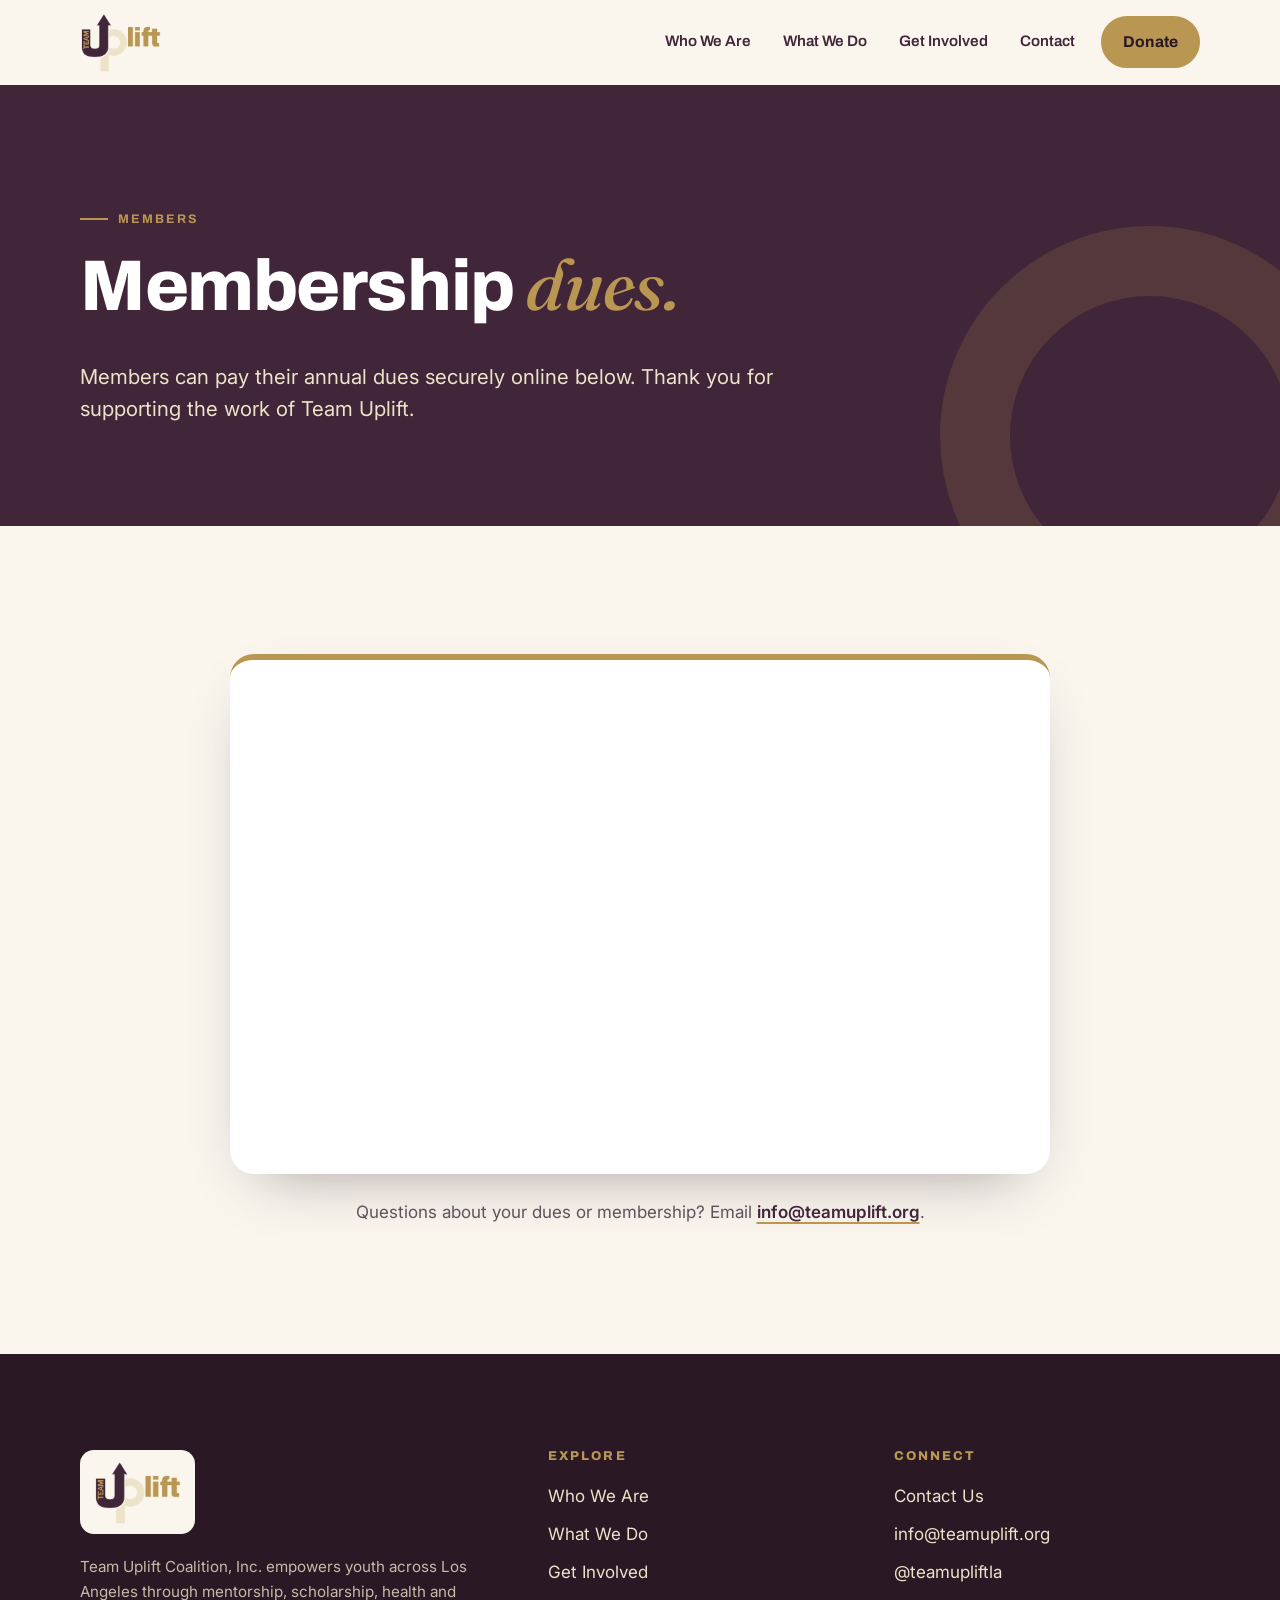
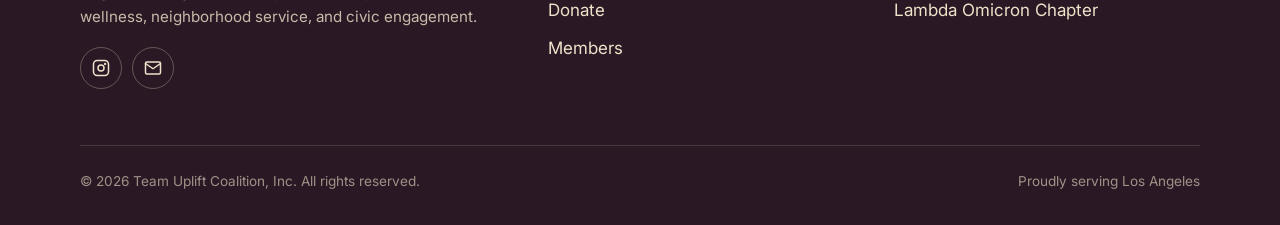
<file: dues/index.html>
<!doctype html>
<html lang="en" class="no-js">
<head>
<meta charset="utf-8">
<meta name="viewport" content="width=device-width, initial-scale=1">
<title>Member Dues | Team Uplift Coalition</title>
<meta name="description" content="Pay Team Uplift Coalition membership dues securely online.">
<link rel="canonical" href="https://teamuplift.org/dues/">
<meta name="theme-color" content="#402638">
<meta property="og:type" content="website">
<meta property="og:site_name" content="Team Uplift Coalition">
<meta property="og:title" content="Member Dues | Team Uplift Coalition">
<meta property="og:description" content="Pay Team Uplift Coalition membership dues securely online.">
<meta property="og:url" content="https://teamuplift.org/dues/">
<meta property="og:image" content="https://teamuplift.org/assets/img/youth-bike-workshop.jpg">
<meta name="twitter:card" content="summary_large_image">
<link rel="icon" type="image/png" href="../assets/img/favicon.png">
<link rel="apple-touch-icon" href="../assets/img/apple-touch-icon.png">
<link rel="preconnect" href="https://fonts.googleapis.com">
<link rel="preconnect" href="https://fonts.gstatic.com" crossorigin>
<link href="https://fonts.googleapis.com/css2?family=Archivo:wght@600;700;800;900&family=Fraunces:ital,opsz,wght@1,9..144,500&family=Inter:wght@400;500;600&display=swap" rel="stylesheet">
<link rel="stylesheet" href="../assets/css/styles.css">
</head>
<body>
<a class="skip" href="#main">Skip to content</a>
<header class="site-header">
  <nav class="wrap nav" aria-label="Main">
    <a class="brand" href="../" aria-label="Team Uplift home"><img src="../assets/img/logo.png" alt="Team Uplift" width="480" height="355"></a>
    <button class="nav-toggle" type="button" aria-expanded="false" aria-controls="nav-links" aria-label="Open menu"><span></span></button>
    <ul class="nav-links" id="nav-links">
      <li><a href="../who-we-are/">Who We Are</a></li><li><a href="../what-we-do/">What We Do</a></li><li><a href="../get-involved/">Get Involved</a></li><li><a href="../contact/">Contact</a></li>
      <li><a class="btn btn--gold" href="../donate/">Donate</a></li>
    </ul>
  </nav>
</header>
<main id="main">

<section class="page-hero">
  <div class="wrap">
    <span class="eyebrow">Members</span>
    <h1>Membership <span class="accent">dues.</span></h1>
    <p class="lead">Members can pay their annual dues securely online below. Thank you for supporting the work of Team Uplift.</p>
  </div>
</section>

<section class="section">
  <div class="wrap">
    <div class="dues-card">
      <div>
  <div data-zeffy-embed data-form-url="/embed/ticketing/membership-dues-90"></div>
  <div data-zeffy-embed-fallback style="display:none;">
    <div style="position:relative;overflow:hidden;height:450px;width:100%;padding-top:450px;"><iframe title='Donation form powered by Zeffy' style='position: absolute; border: 0; top:0;left:0;bottom:0;right:0;width:100%;height:100%' data-zeffy-embed-src='https://www.zeffy.com/embed/ticketing/membership-dues-90' allowpaymentrequest allowTransparency="true"></iframe></div>
  </div>
  <script
    src="https://www.zeffy.com/embed/v2/zeffy-embed.js"
    onerror="document.querySelectorAll('[data-zeffy-embed-fallback]').forEach(function(el){el.style.display='block';el.querySelectorAll('iframe[data-zeffy-embed-src]').forEach(function(f){f.src=f.getAttribute('data-zeffy-embed-src');});});">
  </script>
</div>
    </div>
    <p class="dues-help">Questions about your dues or membership? Email <a class="text-link" href="mailto:info@teamuplift.org">info@teamuplift.org</a>.</p>
  </div>
</section>

</main>
<footer class="site-footer">
  <div class="wrap">
    <div class="footer-grid">
      <div class="footer-brand">
        <img src="../assets/img/logo.png" alt="Team Uplift" width="480" height="355" loading="lazy">
        <p>Team Uplift Coalition, Inc. empowers youth across Los Angeles through mentorship, scholarship, health and wellness, neighborhood service, and civic engagement.</p>
        <div class="social">
          <a href="https://www.instagram.com/teamupliftla/" target="_blank" rel="noopener" aria-label="Team Uplift on Instagram"><svg viewBox="0 0 24 24" fill="none" stroke="currentColor" stroke-width="2" stroke-linecap="round" stroke-linejoin="round" aria-hidden="true"><rect x="2" y="2" width="20" height="20" rx="5"/><circle cx="12" cy="12" r="4"/><circle cx="17.5" cy="6.5" r="0.6" fill="currentColor"/></svg></a>
          <a href="mailto:info@teamuplift.org" aria-label="Email Team Uplift"><svg viewBox="0 0 24 24" fill="none" stroke="currentColor" stroke-width="2" stroke-linecap="round" stroke-linejoin="round" aria-hidden="true"><rect x="2" y="4" width="20" height="16" rx="2"/><path d="m22 6-10 7L2 6"/></svg></a>
        </div>
      </div>
      <div>
        <h4>Explore</h4>
        <ul>
          <li><a href="../who-we-are/">Who We Are</a></li>
          <li><a href="../what-we-do/">What We Do</a></li>
          <li><a href="../get-involved/">Get Involved</a></li>
          <li><a href="../donate/">Donate</a></li>
          <li><a href="../dues/">Members</a></li>
        </ul>
      </div>
      <div>
        <h4>Connect</h4>
        <ul>
          <li><a href="../contact/">Contact Us</a></li>
          <li><a href="mailto:info@teamuplift.org">info@teamuplift.org</a></li>
          <li><a href="https://www.instagram.com/teamupliftla/" target="_blank" rel="noopener">@teamupliftla</a></li>
          <li><a href="https://www.lambdaomicronques.com/" target="_blank" rel="noopener">Lambda Omicron Chapter</a></li>
        </ul>
      </div>
    </div>
    <div class="footer-bottom">
      <span>&copy; <span data-year>2026</span> Team Uplift Coalition, Inc. All rights reserved.</span>
      <span>Proudly serving Los Angeles</span>
    </div>
  </div>
</footer>
<script src="../assets/js/main.js" defer></script>
</body>
</html>
</file>
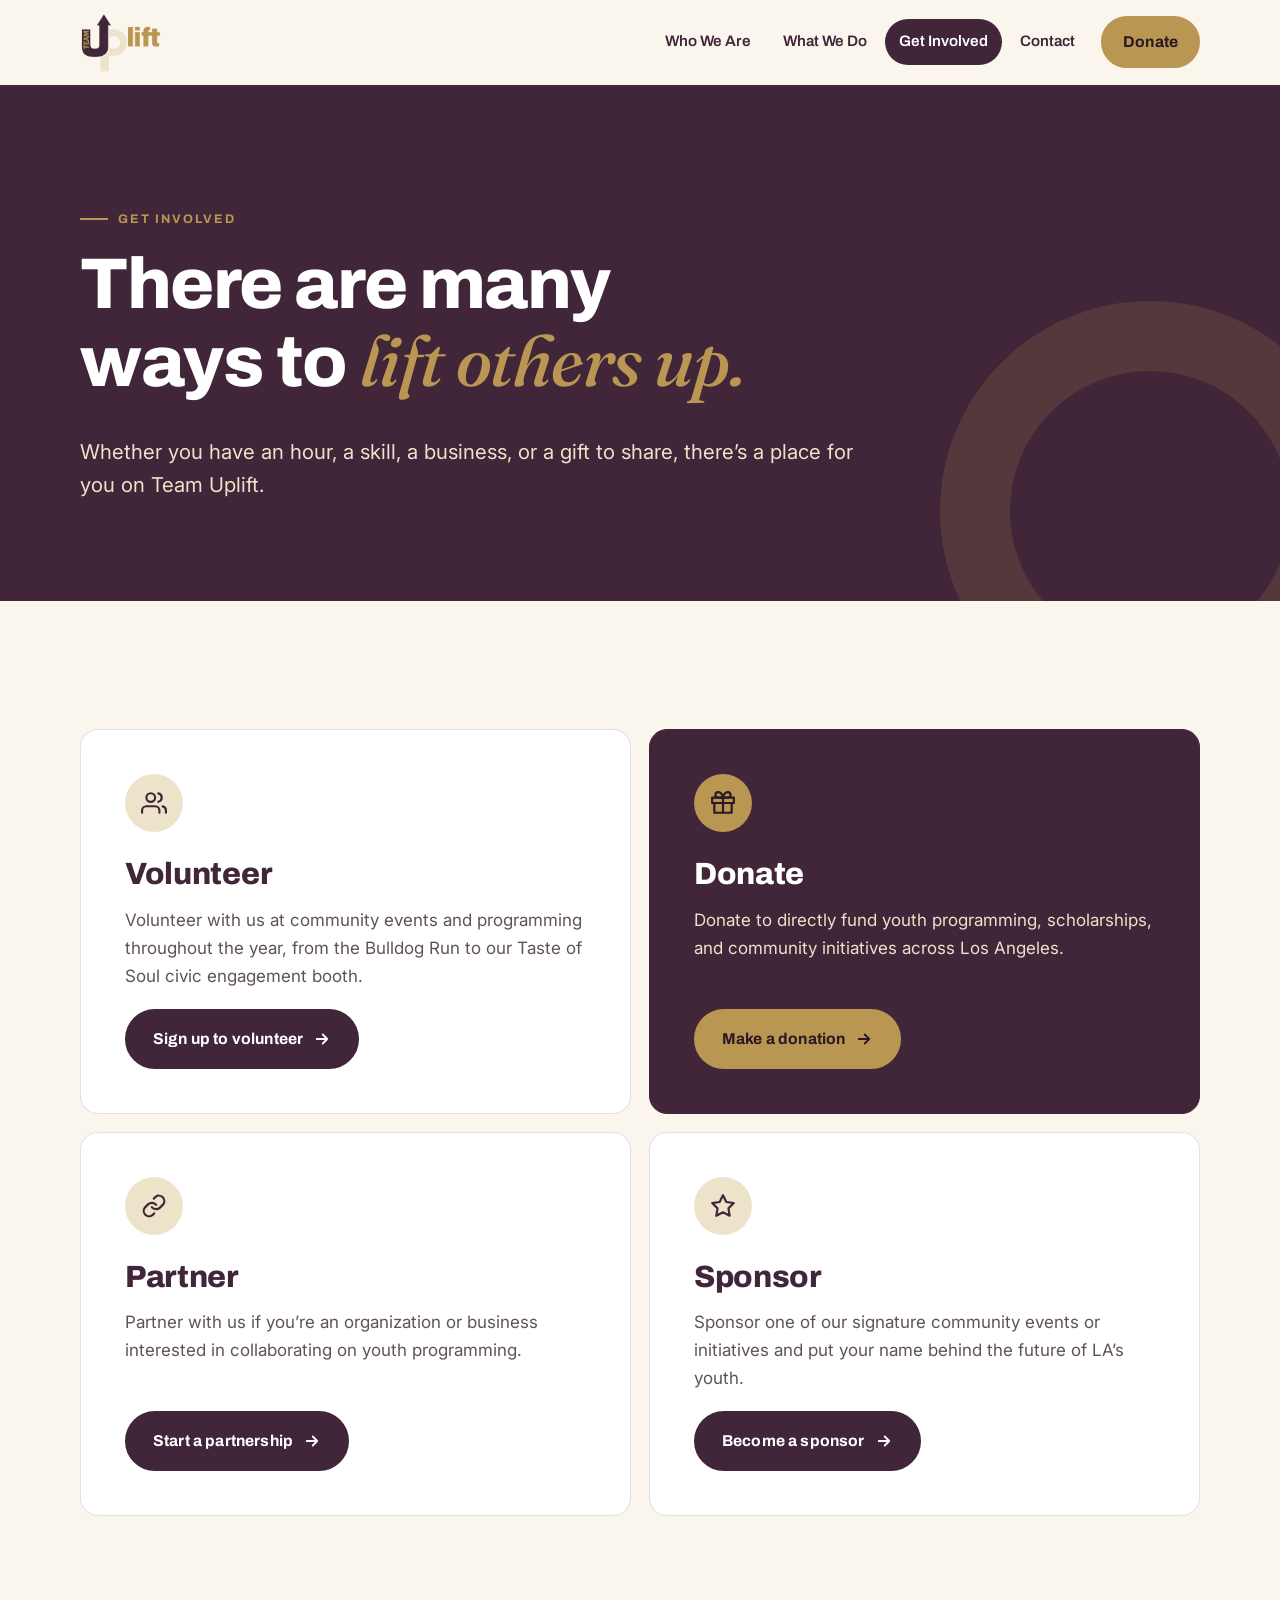
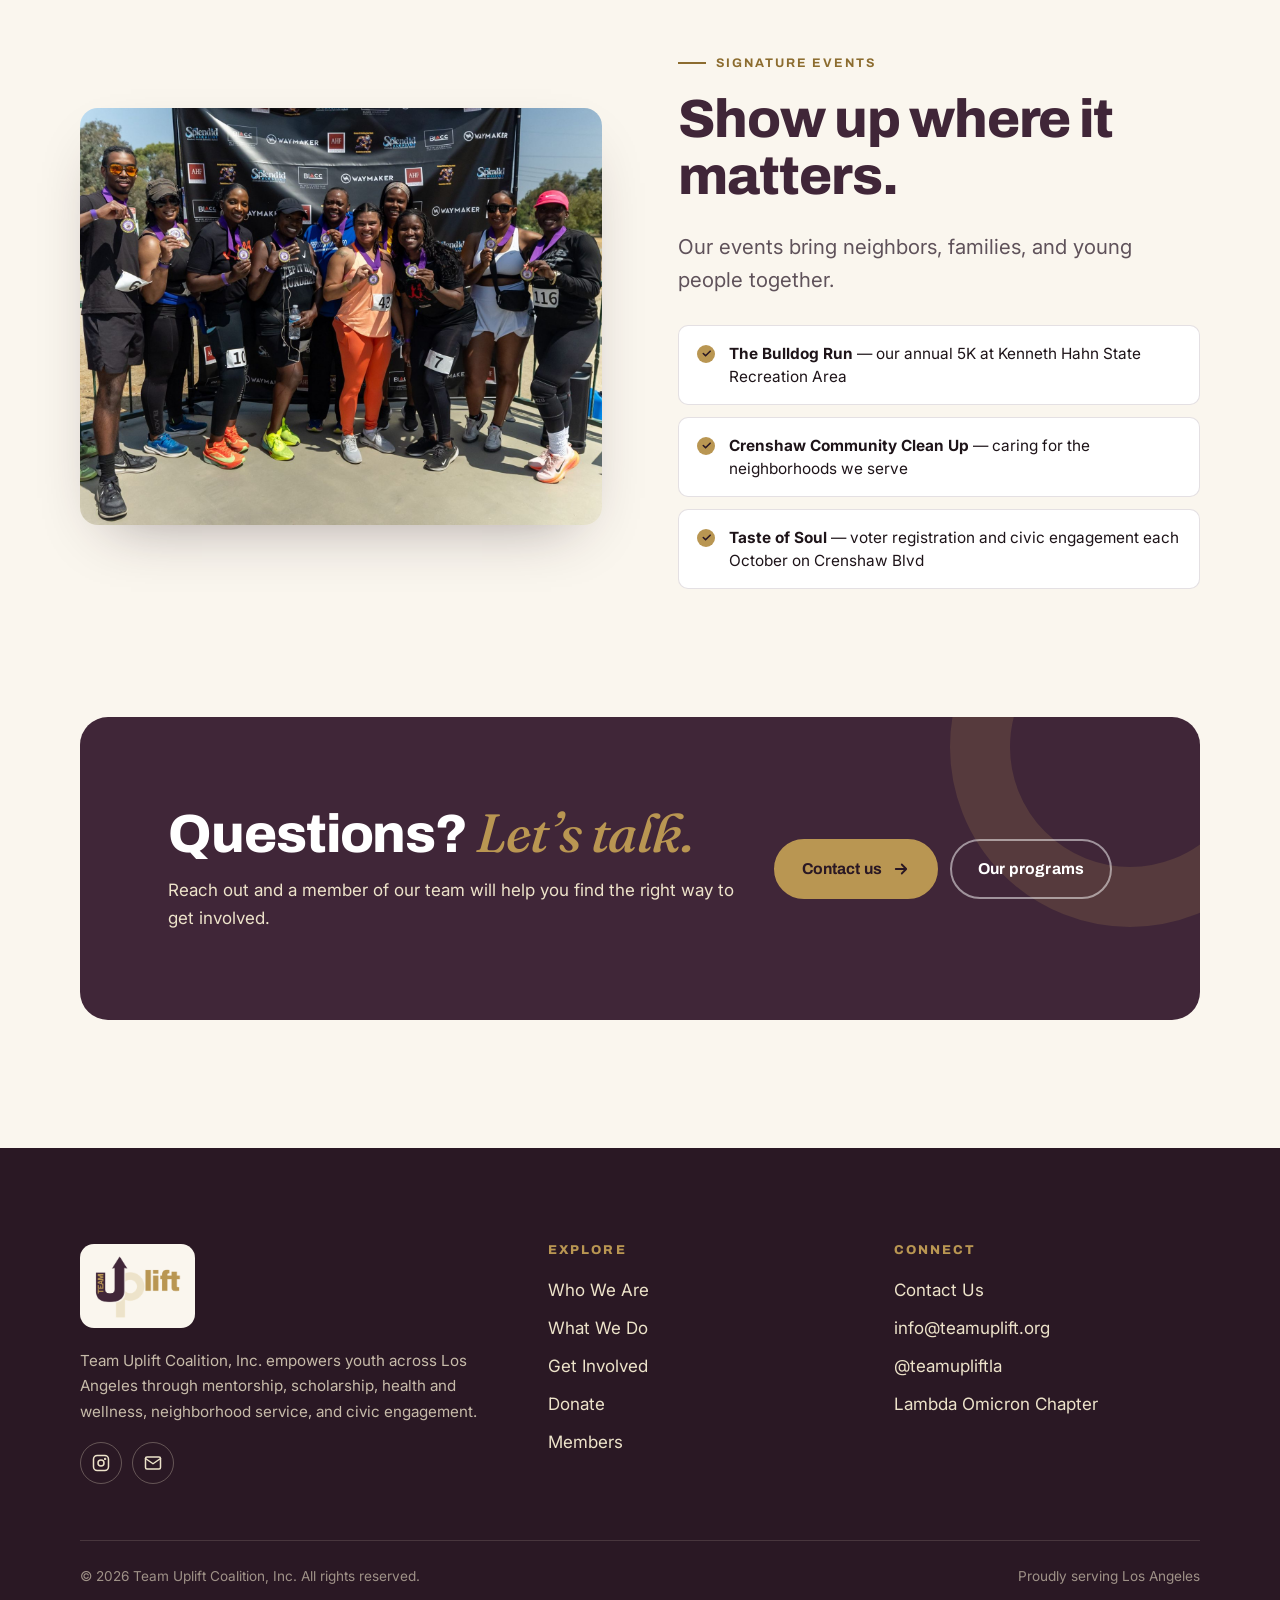
<file: get-involved/index.html>
<!doctype html>
<html lang="en" class="no-js">
<head>
<meta charset="utf-8">
<meta name="viewport" content="width=device-width, initial-scale=1">
<title>Get Involved | Team Uplift Coalition</title>
<meta name="description" content="Volunteer, donate, partner, or sponsor with Team Uplift Coalition to support youth programming in Los Angeles.">
<link rel="canonical" href="https://teamuplift.org/get-involved/">
<meta name="theme-color" content="#402638">
<meta property="og:type" content="website">
<meta property="og:site_name" content="Team Uplift Coalition">
<meta property="og:title" content="Get Involved | Team Uplift Coalition">
<meta property="og:description" content="Volunteer, donate, partner, or sponsor with Team Uplift Coalition to support youth programming in Los Angeles.">
<meta property="og:url" content="https://teamuplift.org/get-involved/">
<meta property="og:image" content="https://teamuplift.org/assets/img/youth-bike-workshop.jpg">
<meta name="twitter:card" content="summary_large_image">
<link rel="icon" type="image/png" href="../assets/img/favicon.png">
<link rel="apple-touch-icon" href="../assets/img/apple-touch-icon.png">
<link rel="preconnect" href="https://fonts.googleapis.com">
<link rel="preconnect" href="https://fonts.gstatic.com" crossorigin>
<link href="https://fonts.googleapis.com/css2?family=Archivo:wght@600;700;800;900&family=Fraunces:ital,opsz,wght@1,9..144,500&family=Inter:wght@400;500;600&display=swap" rel="stylesheet">
<link rel="stylesheet" href="../assets/css/styles.css">
</head>
<body>
<a class="skip" href="#main">Skip to content</a>
<header class="site-header">
  <nav class="wrap nav" aria-label="Main">
    <a class="brand" href="../" aria-label="Team Uplift home"><img src="../assets/img/logo.png" alt="Team Uplift" width="480" height="355"></a>
    <button class="nav-toggle" type="button" aria-expanded="false" aria-controls="nav-links" aria-label="Open menu"><span></span></button>
    <ul class="nav-links" id="nav-links">
      <li><a href="../who-we-are/">Who We Are</a></li><li><a href="../what-we-do/">What We Do</a></li><li><a href="../get-involved/" aria-current="page">Get Involved</a></li><li><a href="../contact/">Contact</a></li>
      <li><a class="btn btn--gold" href="../donate/">Donate</a></li>
    </ul>
  </nav>
</header>
<main id="main">

<section class="page-hero">
  <div class="wrap">
    <span class="eyebrow">Get involved</span>
    <h1>There are many ways to <span class="accent">lift others up.</span></h1>
    <p class="lead">Whether you have an hour, a skill, a business, or a gift to share, there&rsquo;s a place for you on Team Uplift.</p>
  </div>
</section>

<section class="section">
  <div class="wrap">
    <div class="ways">
      <div class="way reveal">
        <span class="icon"><svg viewBox="0 0 24 24" fill="none" stroke="currentColor" stroke-width="2" stroke-linecap="round" stroke-linejoin="round" aria-hidden="true"><path d="M17 21v-2a4 4 0 0 0-4-4H5a4 4 0 0 0-4 4v2"/><circle cx="9" cy="7" r="4"/><path d="M23 21v-2a4 4 0 0 0-3-3.9M16 3.1a4 4 0 0 1 0 7.8"/></svg></span>
        <h3>Volunteer</h3>
        <p>Volunteer with us at community events and programming throughout the year, from the Bulldog Run to our Taste of Soul civic engagement booth.</p>
        <a class="btn" href="../contact/?interest=volunteer">Sign up to volunteer <svg viewBox="0 0 24 24" fill="none" stroke="currentColor" stroke-width="2.4" stroke-linecap="round" stroke-linejoin="round" aria-hidden="true"><path d="M5 12h14M13 6l6 6-6 6"/></svg></a>
      </div>
      <div class="way way--feature reveal">
        <span class="icon"><svg viewBox="0 0 24 24" fill="none" stroke="currentColor" stroke-width="2" stroke-linecap="round" stroke-linejoin="round" aria-hidden="true"><path d="M20 12v9H4v-9"/><path d="M2 7h20v5H2z"/><path d="M12 21V7"/><path d="M12 7H7.5a2.5 2.5 0 0 1 0-5C11 2 12 7 12 7zM12 7h4.5a2.5 2.5 0 0 0 0-5C13 2 12 7 12 7z"/></svg></span>
        <h3>Donate</h3>
        <p>Donate to directly fund youth programming, scholarships, and community initiatives across Los Angeles.</p>
        <a class="btn btn--gold" href="../donate/">Make a donation <svg viewBox="0 0 24 24" fill="none" stroke="currentColor" stroke-width="2.4" stroke-linecap="round" stroke-linejoin="round" aria-hidden="true"><path d="M5 12h14M13 6l6 6-6 6"/></svg></a>
      </div>
      <div class="way reveal">
        <span class="icon"><svg viewBox="0 0 24 24" fill="none" stroke="currentColor" stroke-width="2" stroke-linecap="round" stroke-linejoin="round" aria-hidden="true"><path d="M10 13a5 5 0 0 0 7.5.5l3-3a5 5 0 0 0-7-7l-1.7 1.7"/><path d="M14 11a5 5 0 0 0-7.5-.5l-3 3a5 5 0 0 0 7 7l1.7-1.7"/></svg></span>
        <h3>Partner</h3>
        <p>Partner with us if you&rsquo;re an organization or business interested in collaborating on youth programming.</p>
        <a class="btn" href="../contact/?interest=partner">Start a partnership <svg viewBox="0 0 24 24" fill="none" stroke="currentColor" stroke-width="2.4" stroke-linecap="round" stroke-linejoin="round" aria-hidden="true"><path d="M5 12h14M13 6l6 6-6 6"/></svg></a>
      </div>
      <div class="way reveal">
        <span class="icon"><svg viewBox="0 0 24 24" fill="none" stroke="currentColor" stroke-width="2" stroke-linecap="round" stroke-linejoin="round" aria-hidden="true"><path d="m12 2 3.1 6.3 6.9 1-5 4.9 1.2 6.8L12 17.8 5.8 21l1.2-6.8-5-4.9 6.9-1z"/></svg></span>
        <h3>Sponsor</h3>
        <p>Sponsor one of our signature community events or initiatives and put your name behind the future of LA&rsquo;s youth.</p>
        <a class="btn" href="../contact/?interest=sponsor">Become a sponsor <svg viewBox="0 0 24 24" fill="none" stroke="currentColor" stroke-width="2.4" stroke-linecap="round" stroke-linejoin="round" aria-hidden="true"><path d="M5 12h14M13 6l6 6-6 6"/></svg></a>
      </div>
    </div>
  </div>
</section>

<section class="section" style="padding-top:0">
  <div class="wrap split">
    <div class="split-media reveal">
      <img src="../assets/img/bulldog-run.jpg" alt="Runners with medals at The Bulldog Run 5K" width="1800" height="1200" loading="lazy">
    </div>
    <div class="reveal">
      <span class="eyebrow">Signature events</span>
      <h2>Show up where it matters.</h2>
      <p class="lead">Our events bring neighbors, families, and young people together.</p>
      <ul class="checklist" style="grid-template-columns:1fr">
        <li><strong>The Bulldog Run</strong> &mdash; our annual 5K at Kenneth Hahn State Recreation Area</li>
        <li><strong>Crenshaw Community Clean Up</strong> &mdash; caring for the neighborhoods we serve</li>
        <li><strong>Taste of Soul</strong> &mdash; voter registration and civic engagement each October on Crenshaw Blvd</li>
      </ul>
    </div>
  </div>
</section>

<section class="section" style="padding-top:0">
  <div class="wrap">
    <div class="cta reveal">
      <div>
        <h2>Questions? <span class="accent">Let&rsquo;s talk.</span></h2>
        <p>Reach out and a member of our team will help you find the right way to get involved.</p>
      </div>
      <div class="btn-row">
        <a class="btn btn--gold" href="../contact/">Contact us <svg viewBox="0 0 24 24" fill="none" stroke="currentColor" stroke-width="2.4" stroke-linecap="round" stroke-linejoin="round" aria-hidden="true"><path d="M5 12h14M13 6l6 6-6 6"/></svg></a>
        <a class="btn btn--ghost-light" href="../what-we-do/">Our programs</a>
      </div>
    </div>
  </div>
</section>

</main>
<footer class="site-footer">
  <div class="wrap">
    <div class="footer-grid">
      <div class="footer-brand">
        <img src="../assets/img/logo.png" alt="Team Uplift" width="480" height="355" loading="lazy">
        <p>Team Uplift Coalition, Inc. empowers youth across Los Angeles through mentorship, scholarship, health and wellness, neighborhood service, and civic engagement.</p>
        <div class="social">
          <a href="https://www.instagram.com/teamupliftla/" target="_blank" rel="noopener" aria-label="Team Uplift on Instagram"><svg viewBox="0 0 24 24" fill="none" stroke="currentColor" stroke-width="2" stroke-linecap="round" stroke-linejoin="round" aria-hidden="true"><rect x="2" y="2" width="20" height="20" rx="5"/><circle cx="12" cy="12" r="4"/><circle cx="17.5" cy="6.5" r="0.6" fill="currentColor"/></svg></a>
          <a href="mailto:info@teamuplift.org" aria-label="Email Team Uplift"><svg viewBox="0 0 24 24" fill="none" stroke="currentColor" stroke-width="2" stroke-linecap="round" stroke-linejoin="round" aria-hidden="true"><rect x="2" y="4" width="20" height="16" rx="2"/><path d="m22 6-10 7L2 6"/></svg></a>
        </div>
      </div>
      <div>
        <h4>Explore</h4>
        <ul>
          <li><a href="../who-we-are/">Who We Are</a></li>
          <li><a href="../what-we-do/">What We Do</a></li>
          <li><a href="../get-involved/">Get Involved</a></li>
          <li><a href="../donate/">Donate</a></li>
          <li><a href="../dues/">Members</a></li>
        </ul>
      </div>
      <div>
        <h4>Connect</h4>
        <ul>
          <li><a href="../contact/">Contact Us</a></li>
          <li><a href="mailto:info@teamuplift.org">info@teamuplift.org</a></li>
          <li><a href="https://www.instagram.com/teamupliftla/" target="_blank" rel="noopener">@teamupliftla</a></li>
          <li><a href="https://www.lambdaomicronques.com/" target="_blank" rel="noopener">Lambda Omicron Chapter</a></li>
        </ul>
      </div>
    </div>
    <div class="footer-bottom">
      <span>&copy; <span data-year>2026</span> Team Uplift Coalition, Inc. All rights reserved.</span>
      <span>Proudly serving Los Angeles</span>
    </div>
  </div>
</footer>
<script src="../assets/js/main.js" defer></script>
</body>
</html>
</file>
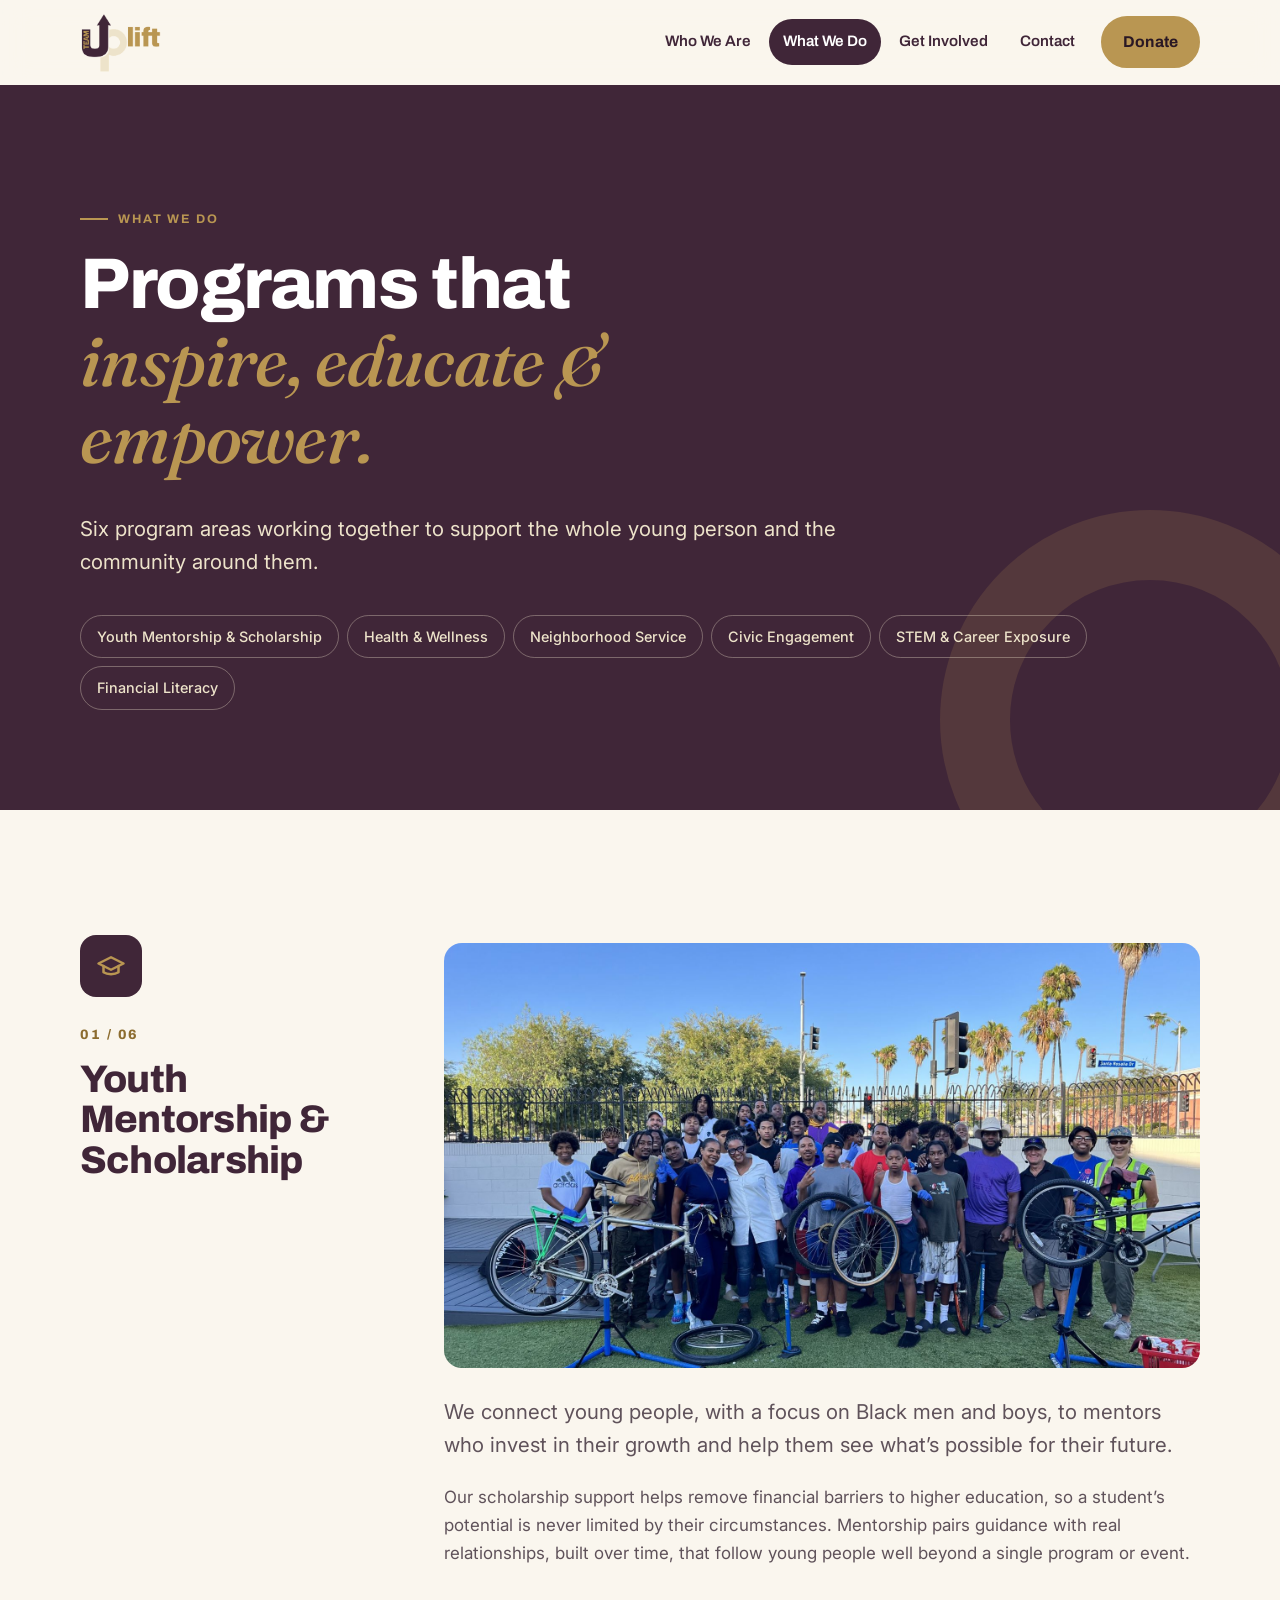
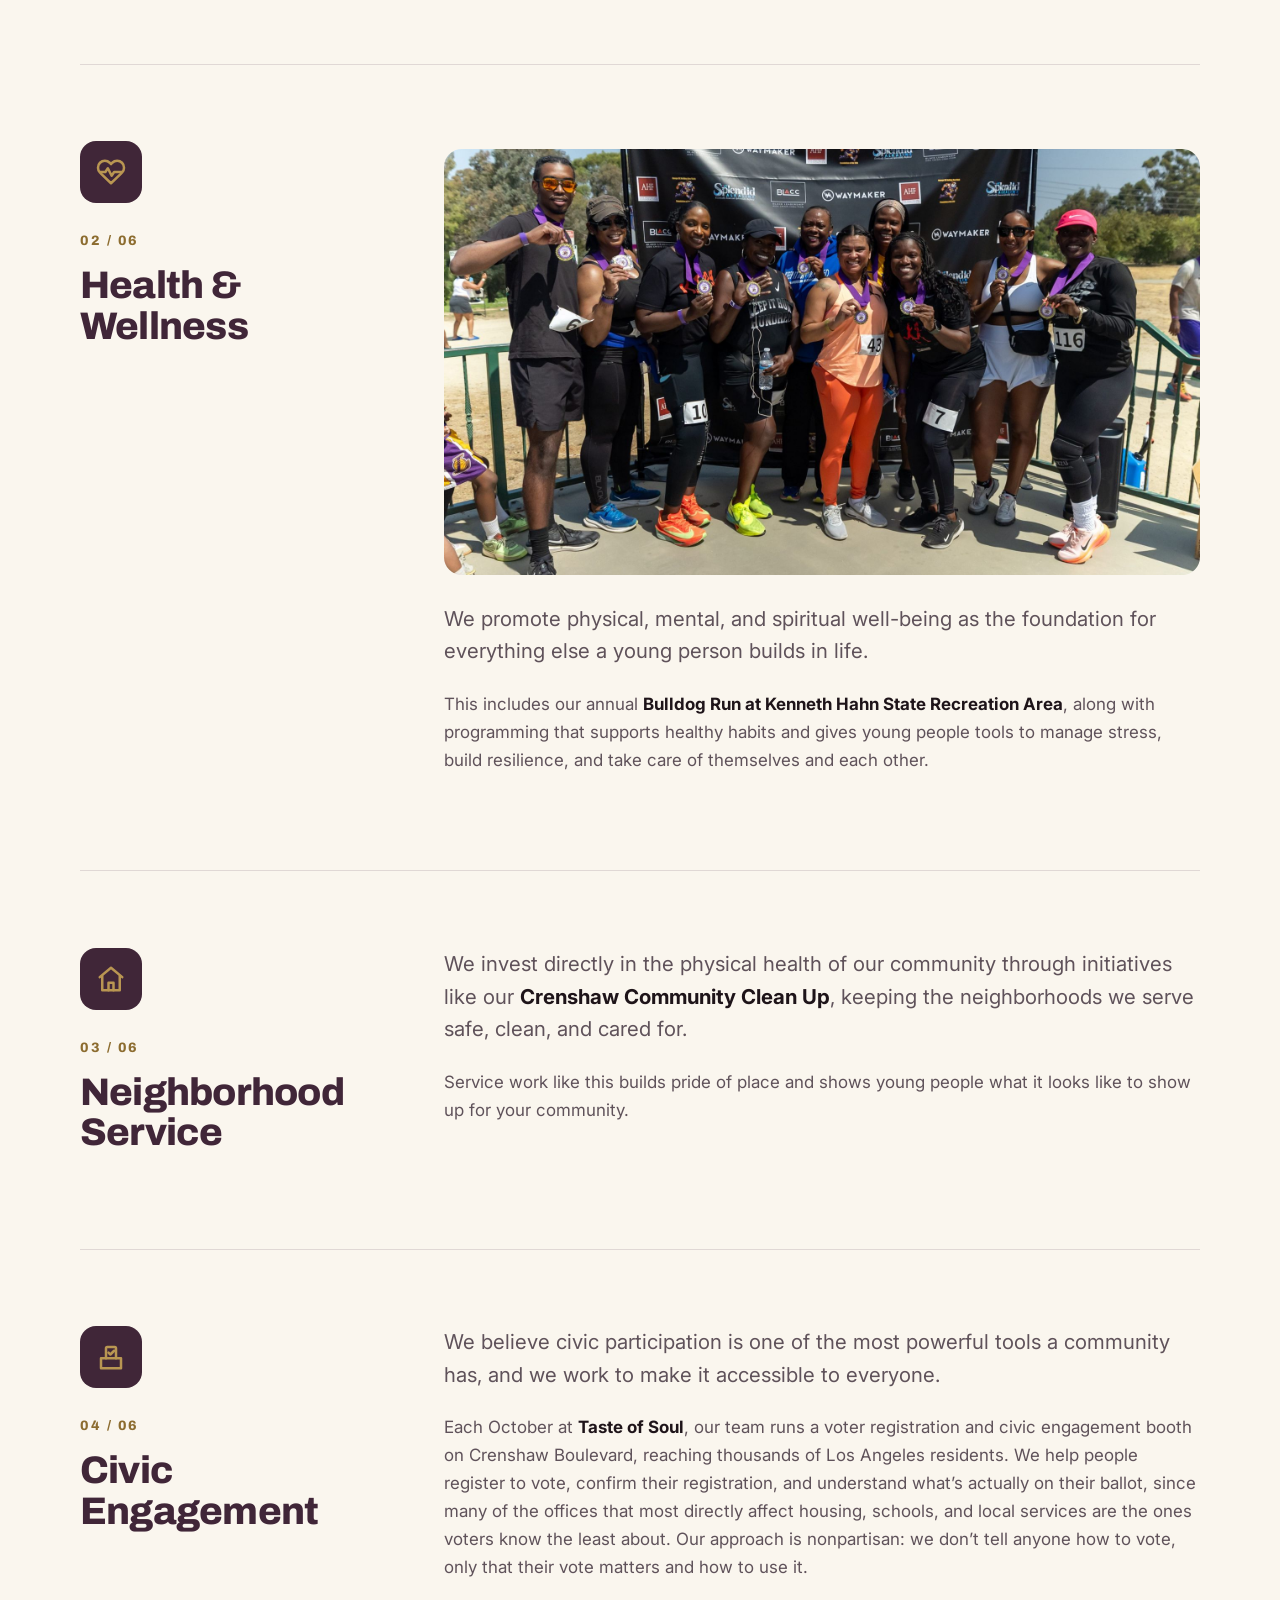
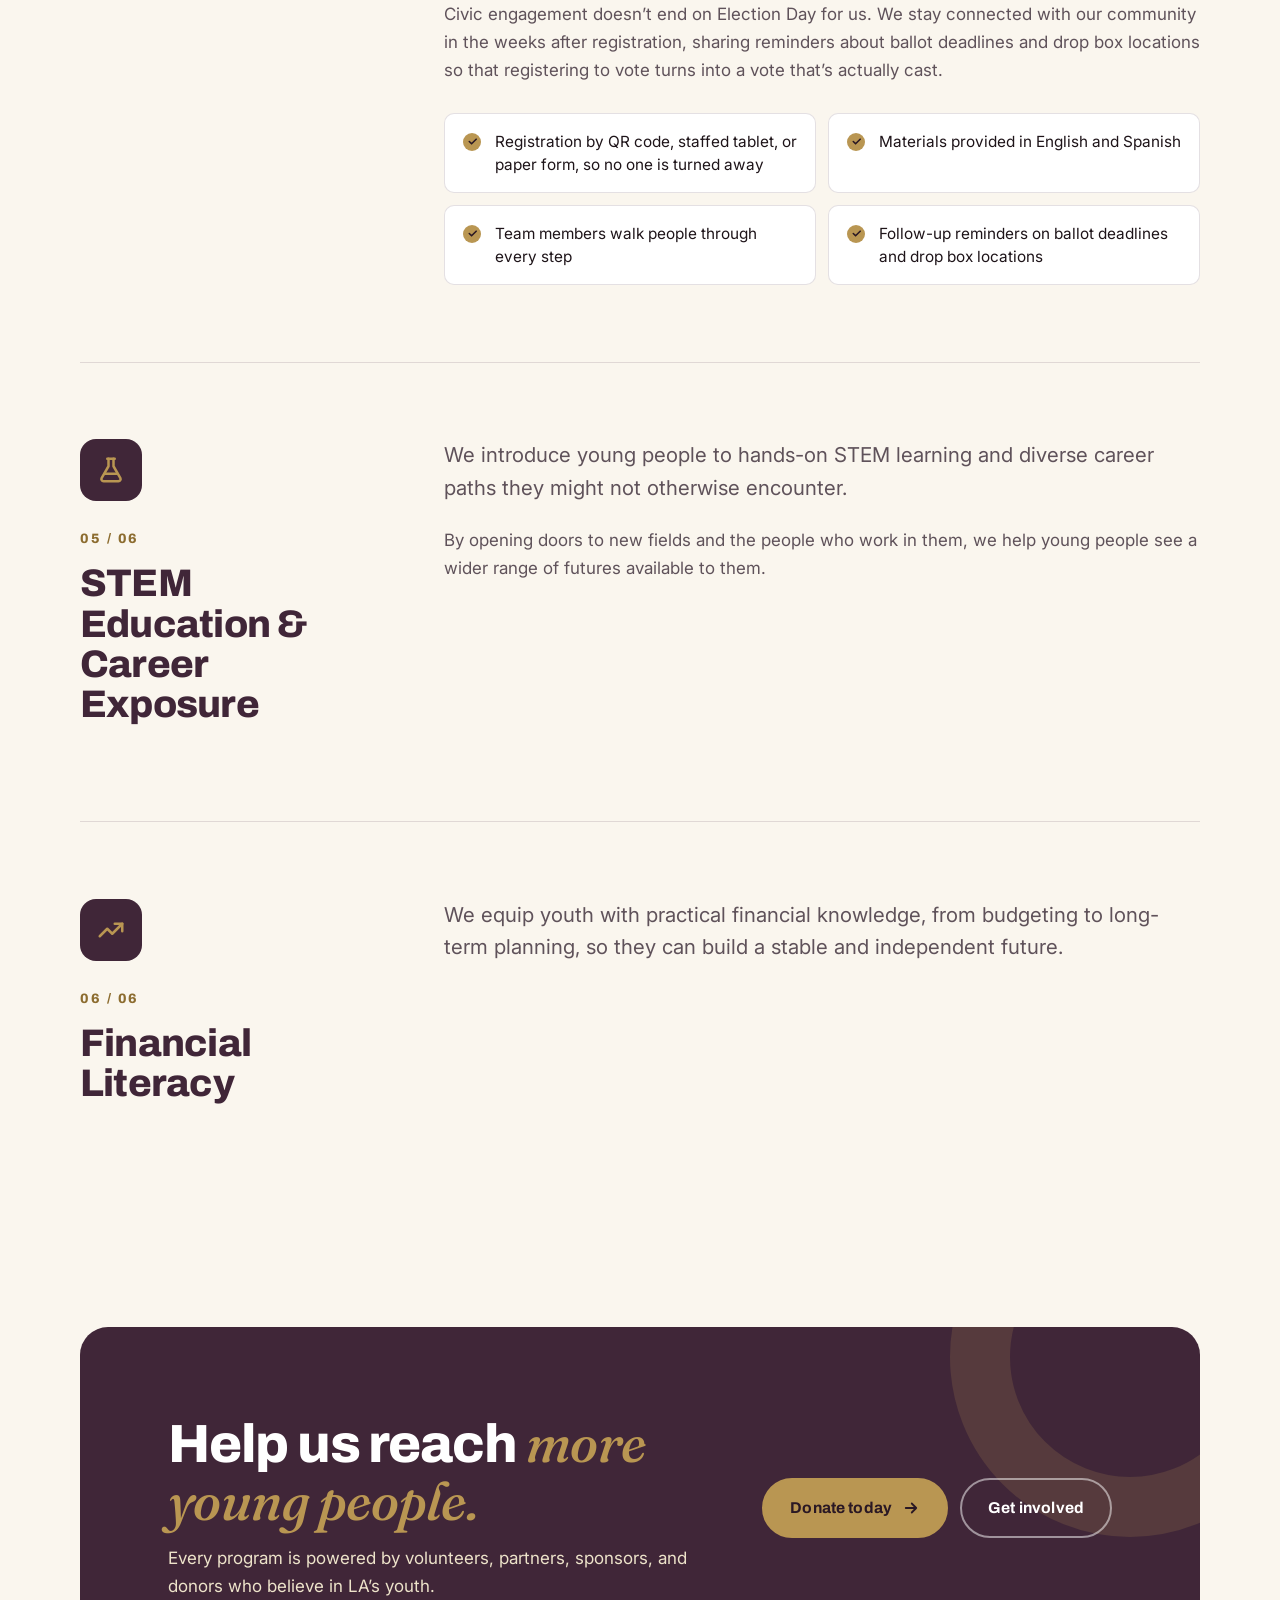
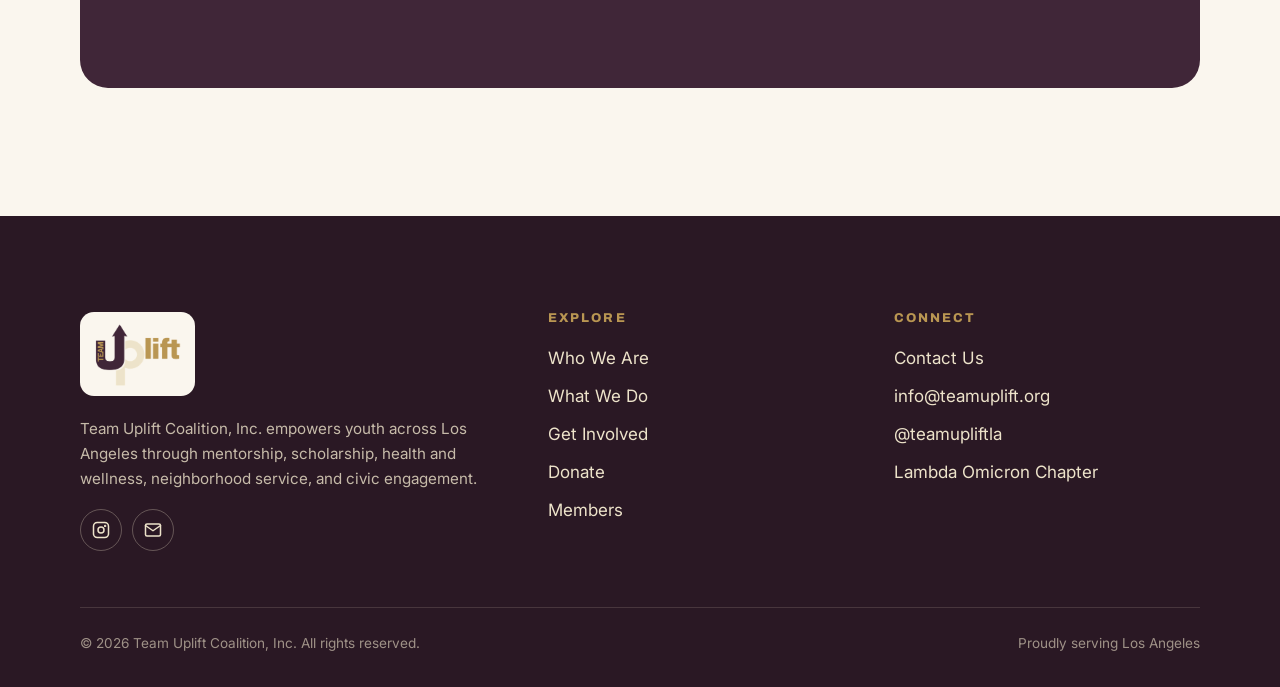
<file: what-we-do/index.html>
<!doctype html>
<html lang="en" class="no-js">
<head>
<meta charset="utf-8">
<meta name="viewport" content="width=device-width, initial-scale=1">
<title>What We Do | Team Uplift Coalition</title>
<meta name="description" content="Youth mentorship and scholarship, health and wellness, neighborhood service, civic engagement, STEM education, and financial literacy programs in Los Angeles.">
<link rel="canonical" href="https://teamuplift.org/what-we-do/">
<meta name="theme-color" content="#402638">
<meta property="og:type" content="website">
<meta property="og:site_name" content="Team Uplift Coalition">
<meta property="og:title" content="What We Do | Team Uplift Coalition">
<meta property="og:description" content="Youth mentorship and scholarship, health and wellness, neighborhood service, civic engagement, STEM education, and financial literacy programs in Los Angeles.">
<meta property="og:url" content="https://teamuplift.org/what-we-do/">
<meta property="og:image" content="https://teamuplift.org/assets/img/youth-bike-workshop.jpg">
<meta name="twitter:card" content="summary_large_image">
<link rel="icon" type="image/png" href="../assets/img/favicon.png">
<link rel="apple-touch-icon" href="../assets/img/apple-touch-icon.png">
<link rel="preconnect" href="https://fonts.googleapis.com">
<link rel="preconnect" href="https://fonts.gstatic.com" crossorigin>
<link href="https://fonts.googleapis.com/css2?family=Archivo:wght@600;700;800;900&family=Fraunces:ital,opsz,wght@1,9..144,500&family=Inter:wght@400;500;600&display=swap" rel="stylesheet">
<link rel="stylesheet" href="../assets/css/styles.css">
</head>
<body>
<a class="skip" href="#main">Skip to content</a>
<header class="site-header">
  <nav class="wrap nav" aria-label="Main">
    <a class="brand" href="../" aria-label="Team Uplift home"><img src="../assets/img/logo.png" alt="Team Uplift" width="480" height="355"></a>
    <button class="nav-toggle" type="button" aria-expanded="false" aria-controls="nav-links" aria-label="Open menu"><span></span></button>
    <ul class="nav-links" id="nav-links">
      <li><a href="../who-we-are/">Who We Are</a></li><li><a href="../what-we-do/" aria-current="page">What We Do</a></li><li><a href="../get-involved/">Get Involved</a></li><li><a href="../contact/">Contact</a></li>
      <li><a class="btn btn--gold" href="../donate/">Donate</a></li>
    </ul>
  </nav>
</header>
<main id="main">

<section class="page-hero">
  <div class="wrap">
    <span class="eyebrow">What we do</span>
    <h1>Programs that <span class="accent">inspire, educate &amp; empower.</span></h1>
    <p class="lead">Six program areas working together to support the whole young person and the community around them.</p>
    <nav class="program-nav" aria-label="Programs"><a href="#mentorship">Youth Mentorship &amp; Scholarship</a><a href="#health">Health &amp; Wellness</a><a href="#service">Neighborhood Service</a><a href="#civic">Civic Engagement</a><a href="#stem">STEM &amp; Career Exposure</a><a href="#financial-literacy">Financial Literacy</a></nav>
  </div>
</section>

<section class="section" style="padding-top:clamp(24px,4vw,48px)">
  <div class="wrap">
    <article class="program" id="mentorship">
      <div class="program-head reveal">
        <span class="icon"><svg viewBox="0 0 24 24" fill="none" stroke="currentColor" stroke-width="2" stroke-linecap="round" stroke-linejoin="round" aria-hidden="true"><path d="M22 10 12 5 2 10l10 5 10-5z"/><path d="M6 12v5c3 2 9 2 12 0v-5"/></svg></span>
        <span class="count">01 / 06</span>
        <h2>Youth Mentorship &amp; Scholarship</h2>
      </div>
      <div class="program-body prose reveal">
        <img src="../assets/img/youth-bike-workshop.jpg" alt="Youth and mentors at a community bike repair workshop" width="1800" height="1350" loading="lazy">
        <p class="lead">We connect young people, with a focus on Black men and boys, to mentors who invest in their growth and help them see what&rsquo;s possible for their future.</p>
        <p>Our scholarship support helps remove financial barriers to higher education, so a student&rsquo;s potential is never limited by their circumstances. Mentorship pairs guidance with real relationships, built over time, that follow young people well beyond a single program or event.</p></div>
    </article>
    <article class="program" id="health">
      <div class="program-head reveal">
        <span class="icon"><svg viewBox="0 0 24 24" fill="none" stroke="currentColor" stroke-width="2" stroke-linecap="round" stroke-linejoin="round" aria-hidden="true"><path d="M20.8 4.6a5.5 5.5 0 0 0-7.8 0L12 5.7l-1-1.1a5.5 5.5 0 0 0-7.8 7.8l1 1.1L12 21l7.8-7.5 1-1.1a5.5 5.5 0 0 0 0-7.8z"/><path d="M3.5 12h4l2-3 3 6 2-3h6"/></svg></span>
        <span class="count">02 / 06</span>
        <h2>Health &amp; Wellness</h2>
      </div>
      <div class="program-body prose reveal">
        <img src="../assets/img/bulldog-run.jpg" alt="Runners with medals at The Bulldog Run 5K" width="1800" height="1200" loading="lazy">
        <p class="lead">We promote physical, mental, and spiritual well-being as the foundation for everything else a young person builds in life.</p>
        <p>This includes our annual <strong>Bulldog Run at Kenneth Hahn State Recreation Area</strong>, along with programming that supports healthy habits and gives young people tools to manage stress, build resilience, and take care of themselves and each other.</p></div>
    </article>
    <article class="program" id="service">
      <div class="program-head reveal">
        <span class="icon"><svg viewBox="0 0 24 24" fill="none" stroke="currentColor" stroke-width="2" stroke-linecap="round" stroke-linejoin="round" aria-hidden="true"><path d="M3 10.5 12 3l9 7.5"/><path d="M5 9.5V21h14V9.5"/><path d="M10 21v-6h4v6"/></svg></span>
        <span class="count">03 / 06</span>
        <h2>Neighborhood Service</h2>
      </div>
      <div class="program-body prose reveal">
        <p class="lead">We invest directly in the physical health of our community through initiatives like our <strong>Crenshaw Community Clean Up</strong>, keeping the neighborhoods we serve safe, clean, and cared for.</p>
        <p>Service work like this builds pride of place and shows young people what it looks like to show up for your community.</p></div>
    </article>
    <article class="program" id="civic">
      <div class="program-head reveal">
        <span class="icon"><svg viewBox="0 0 24 24" fill="none" stroke="currentColor" stroke-width="2" stroke-linecap="round" stroke-linejoin="round" aria-hidden="true"><path d="M4 13h16v8H4z"/><path d="M8 13V5a1 1 0 0 1 1-1h6a1 1 0 0 1 1 1v8"/><path d="m10 8.5 1.5 1.5 3-3"/></svg></span>
        <span class="count">04 / 06</span>
        <h2>Civic Engagement</h2>
      </div>
      <div class="program-body prose reveal">
        <p class="lead">We believe civic participation is one of the most powerful tools a community has, and we work to make it accessible to everyone.</p>
        <p>Each October at <strong>Taste of Soul</strong>, our team runs a voter registration and civic engagement booth on Crenshaw Boulevard, reaching thousands of Los Angeles residents. We help people register to vote, confirm their registration, and understand what&rsquo;s actually on their ballot, since many of the offices that most directly affect housing, schools, and local services are the ones voters know the least about. Our approach is nonpartisan: we don&rsquo;t tell anyone how to vote, only that their vote matters and how to use it.</p>
        <p>Civic engagement doesn&rsquo;t end on Election Day for us. We stay connected with our community in the weeks after registration, sharing reminders about ballot deadlines and drop box locations so that registering to vote turns into a vote that&rsquo;s actually cast.</p>
        <ul class="checklist">
          <li>Registration by QR code, staffed tablet, or paper form, so no one is turned away</li>
          <li>Materials provided in English and Spanish</li>
          <li>Team members walk people through every step</li>
          <li>Follow-up reminders on ballot deadlines and drop box locations</li>
        </ul></div>
    </article>
    <article class="program" id="stem">
      <div class="program-head reveal">
        <span class="icon"><svg viewBox="0 0 24 24" fill="none" stroke="currentColor" stroke-width="2" stroke-linecap="round" stroke-linejoin="round" aria-hidden="true"><path d="M9 3h6"/><path d="M10 3v6L4.5 18.5A1.7 1.7 0 0 0 6 21h12a1.7 1.7 0 0 0 1.5-2.5L14 9V3"/><path d="M7 15h10"/></svg></span>
        <span class="count">05 / 06</span>
        <h2>STEM Education &amp; Career Exposure</h2>
      </div>
      <div class="program-body prose reveal">
        <p class="lead">We introduce young people to hands-on STEM learning and diverse career paths they might not otherwise encounter.</p>
        <p>By opening doors to new fields and the people who work in them, we help young people see a wider range of futures available to them.</p></div>
    </article>
    <article class="program" id="financial-literacy">
      <div class="program-head reveal">
        <span class="icon"><svg viewBox="0 0 24 24" fill="none" stroke="currentColor" stroke-width="2" stroke-linecap="round" stroke-linejoin="round" aria-hidden="true"><path d="M3 17l6-6 4 4 8-8"/><path d="M15 7h6v6"/></svg></span>
        <span class="count">06 / 06</span>
        <h2>Financial Literacy</h2>
      </div>
      <div class="program-body prose reveal">
        <p class="lead">We equip youth with practical financial knowledge, from budgeting to long-term planning, so they can build a stable and independent future.</p></div>
    </article>
  </div>
</section>

<section class="section" style="padding-top:0">
  <div class="wrap">
    <div class="cta reveal">
      <div>
        <h2>Help us reach <span class="accent">more young people.</span></h2>
        <p>Every program is powered by volunteers, partners, sponsors, and donors who believe in LA&rsquo;s youth.</p>
      </div>
      <div class="btn-row">
        <a class="btn btn--gold" href="../donate/">Donate today <svg viewBox="0 0 24 24" fill="none" stroke="currentColor" stroke-width="2.4" stroke-linecap="round" stroke-linejoin="round" aria-hidden="true"><path d="M5 12h14M13 6l6 6-6 6"/></svg></a>
        <a class="btn btn--ghost-light" href="../get-involved/">Get involved</a>
      </div>
    </div>
  </div>
</section>

</main>
<footer class="site-footer">
  <div class="wrap">
    <div class="footer-grid">
      <div class="footer-brand">
        <img src="../assets/img/logo.png" alt="Team Uplift" width="480" height="355" loading="lazy">
        <p>Team Uplift Coalition, Inc. empowers youth across Los Angeles through mentorship, scholarship, health and wellness, neighborhood service, and civic engagement.</p>
        <div class="social">
          <a href="https://www.instagram.com/teamupliftla/" target="_blank" rel="noopener" aria-label="Team Uplift on Instagram"><svg viewBox="0 0 24 24" fill="none" stroke="currentColor" stroke-width="2" stroke-linecap="round" stroke-linejoin="round" aria-hidden="true"><rect x="2" y="2" width="20" height="20" rx="5"/><circle cx="12" cy="12" r="4"/><circle cx="17.5" cy="6.5" r="0.6" fill="currentColor"/></svg></a>
          <a href="mailto:info@teamuplift.org" aria-label="Email Team Uplift"><svg viewBox="0 0 24 24" fill="none" stroke="currentColor" stroke-width="2" stroke-linecap="round" stroke-linejoin="round" aria-hidden="true"><rect x="2" y="4" width="20" height="16" rx="2"/><path d="m22 6-10 7L2 6"/></svg></a>
        </div>
      </div>
      <div>
        <h4>Explore</h4>
        <ul>
          <li><a href="../who-we-are/">Who We Are</a></li>
          <li><a href="../what-we-do/">What We Do</a></li>
          <li><a href="../get-involved/">Get Involved</a></li>
          <li><a href="../donate/">Donate</a></li>
          <li><a href="../dues/">Members</a></li>
        </ul>
      </div>
      <div>
        <h4>Connect</h4>
        <ul>
          <li><a href="../contact/">Contact Us</a></li>
          <li><a href="mailto:info@teamuplift.org">info@teamuplift.org</a></li>
          <li><a href="https://www.instagram.com/teamupliftla/" target="_blank" rel="noopener">@teamupliftla</a></li>
          <li><a href="https://www.lambdaomicronques.com/" target="_blank" rel="noopener">Lambda Omicron Chapter</a></li>
        </ul>
      </div>
    </div>
    <div class="footer-bottom">
      <span>&copy; <span data-year>2026</span> Team Uplift Coalition, Inc. All rights reserved.</span>
      <span>Proudly serving Los Angeles</span>
    </div>
  </div>
</footer>
<script src="../assets/js/main.js" defer></script>
</body>
</html>
</file>
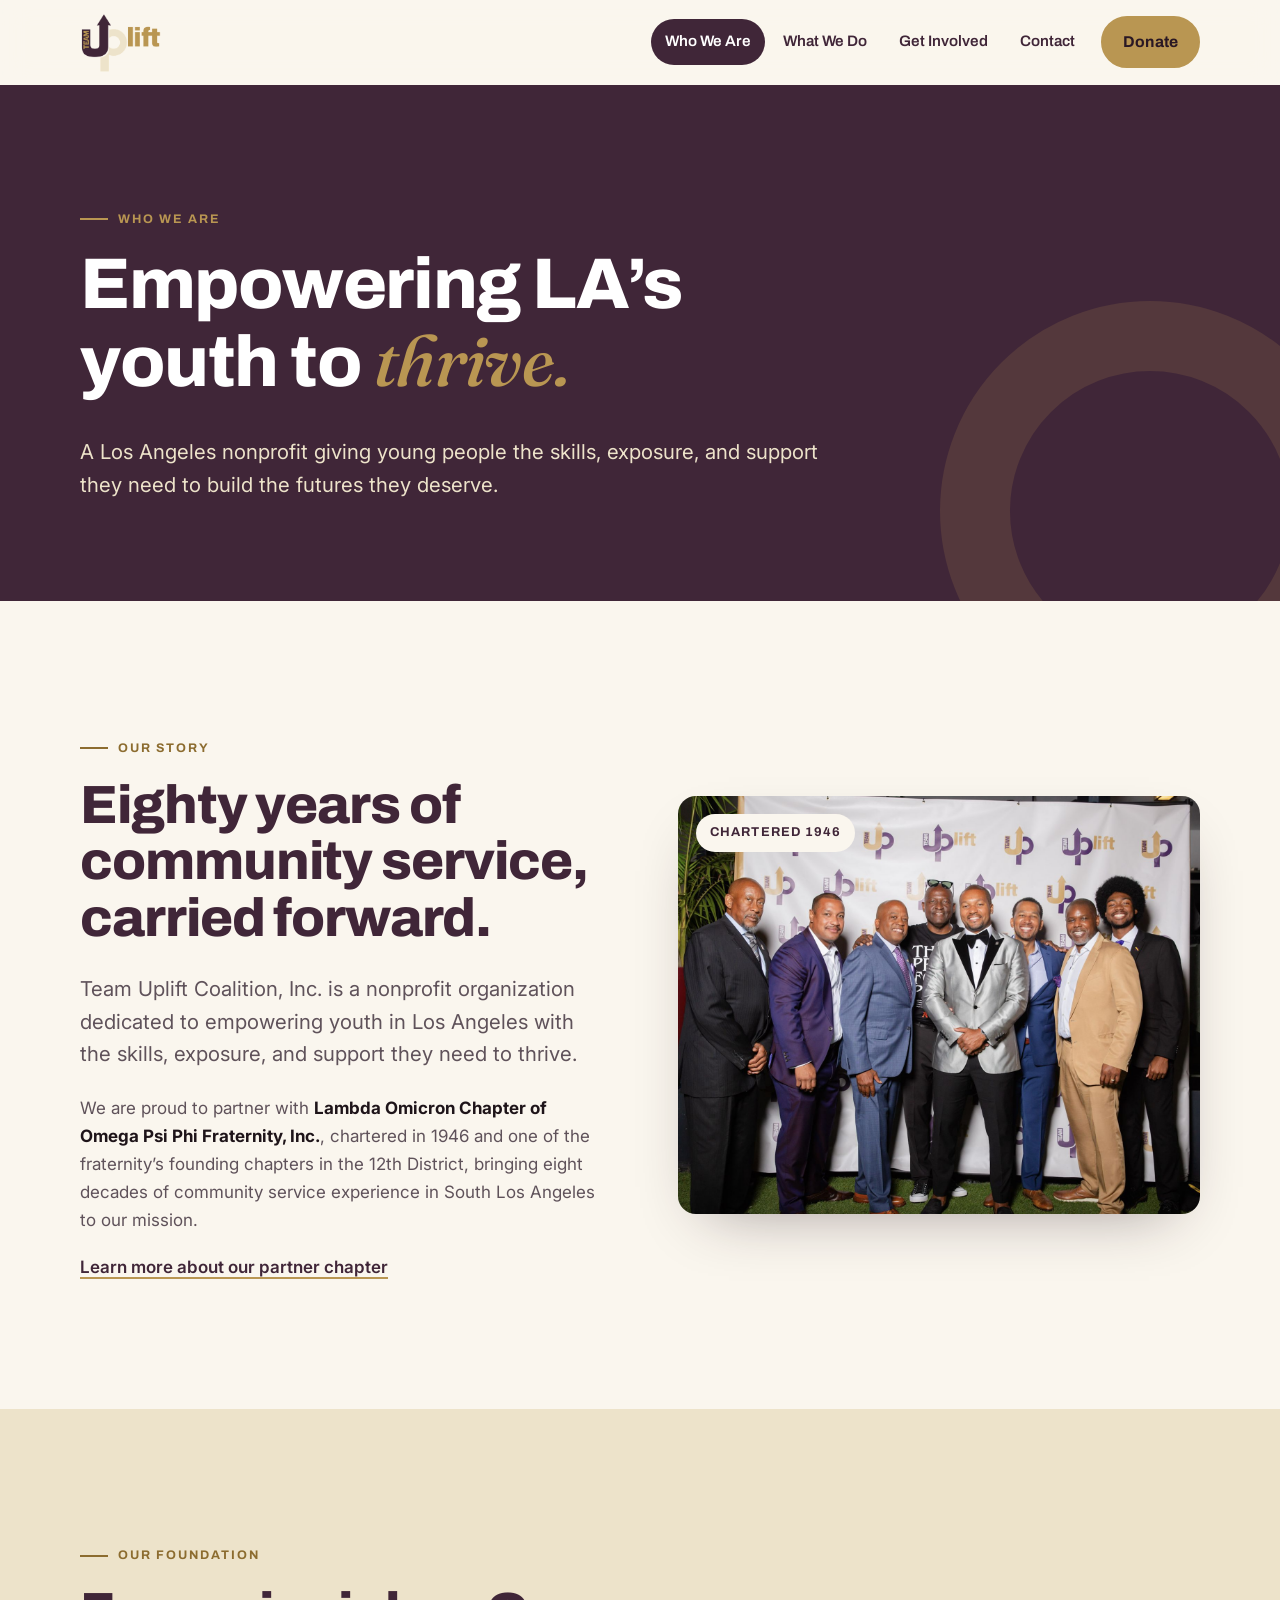
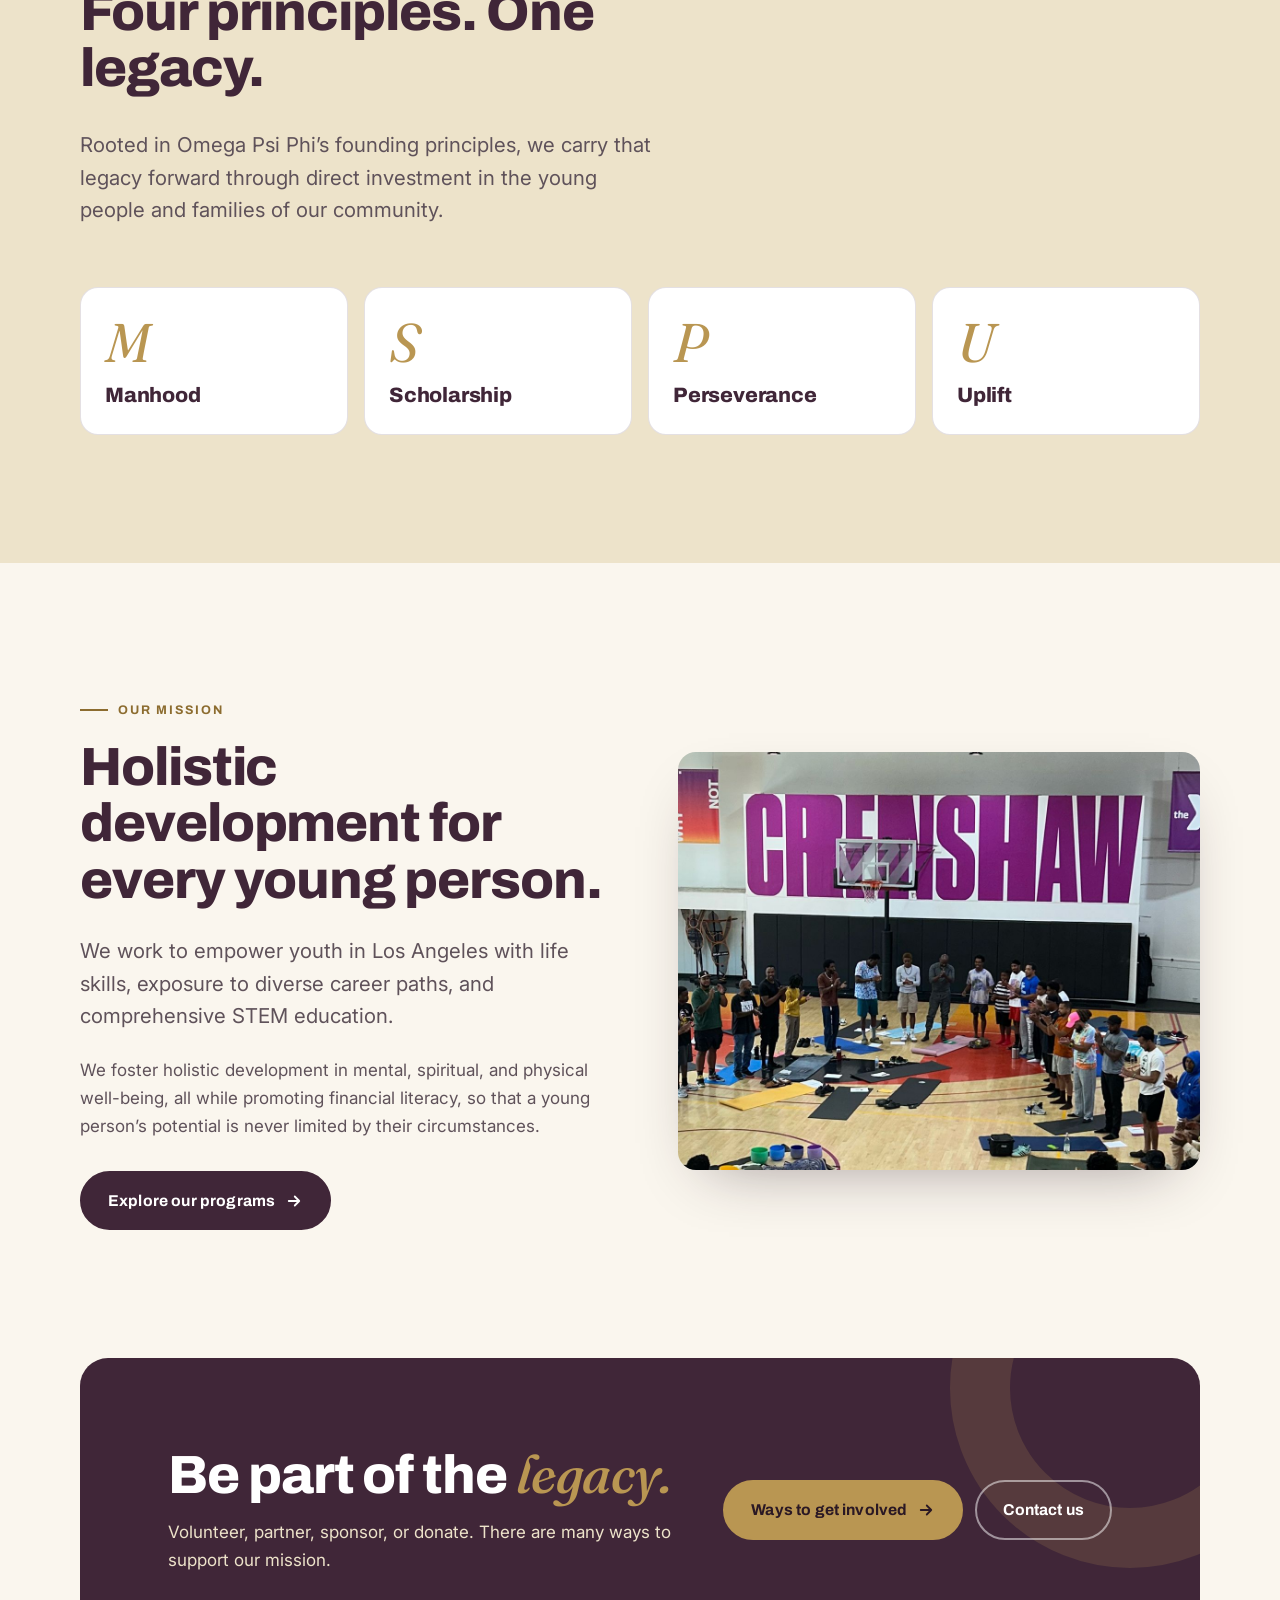
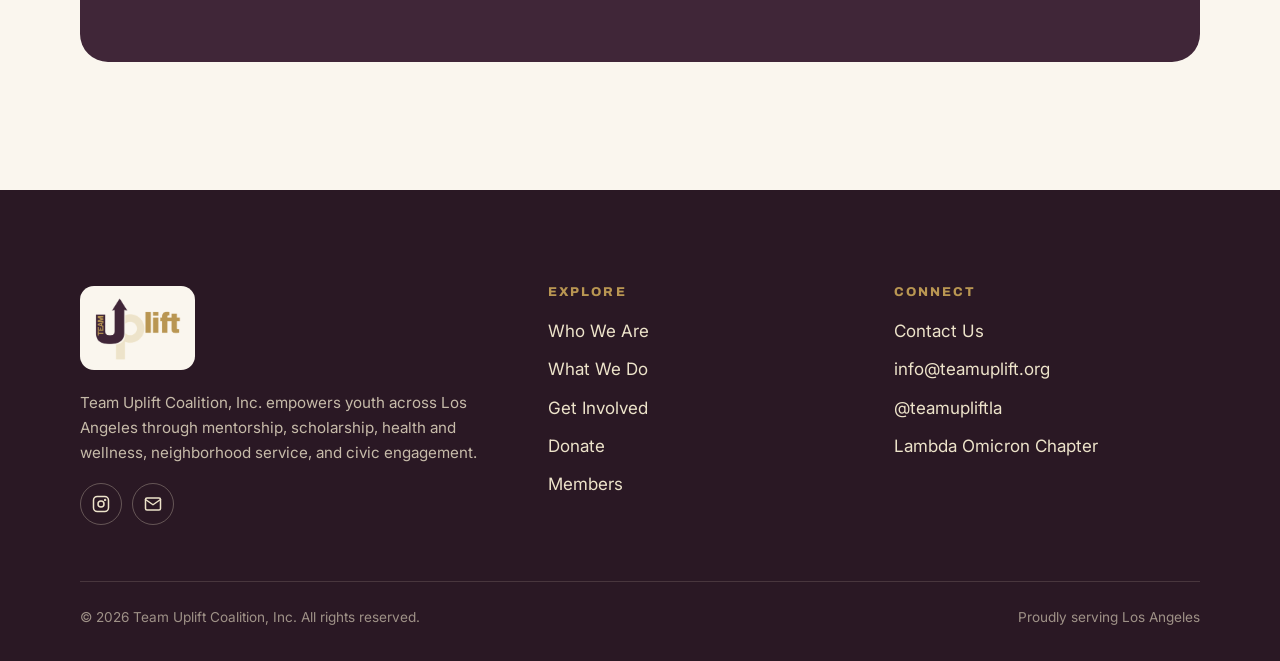
<file: who-we-are/index.html>
<!doctype html>
<html lang="en" class="no-js">
<head>
<meta charset="utf-8">
<meta name="viewport" content="width=device-width, initial-scale=1">
<title>Who We Are | Team Uplift Coalition</title>
<meta name="description" content="Team Uplift Coalition, Inc. is a Los Angeles nonprofit empowering youth in partnership with Lambda Omicron Chapter of Omega Psi Phi Fraternity, Inc.">
<link rel="canonical" href="https://teamuplift.org/who-we-are/">
<meta name="theme-color" content="#402638">
<meta property="og:type" content="website">
<meta property="og:site_name" content="Team Uplift Coalition">
<meta property="og:title" content="Who We Are | Team Uplift Coalition">
<meta property="og:description" content="Team Uplift Coalition, Inc. is a Los Angeles nonprofit empowering youth in partnership with Lambda Omicron Chapter of Omega Psi Phi Fraternity, Inc.">
<meta property="og:url" content="https://teamuplift.org/who-we-are/">
<meta property="og:image" content="https://teamuplift.org/assets/img/youth-bike-workshop.jpg">
<meta name="twitter:card" content="summary_large_image">
<link rel="icon" type="image/png" href="../assets/img/favicon.png">
<link rel="apple-touch-icon" href="../assets/img/apple-touch-icon.png">
<link rel="preconnect" href="https://fonts.googleapis.com">
<link rel="preconnect" href="https://fonts.gstatic.com" crossorigin>
<link href="https://fonts.googleapis.com/css2?family=Archivo:wght@600;700;800;900&family=Fraunces:ital,opsz,wght@1,9..144,500&family=Inter:wght@400;500;600&display=swap" rel="stylesheet">
<link rel="stylesheet" href="../assets/css/styles.css">
</head>
<body>
<a class="skip" href="#main">Skip to content</a>
<header class="site-header">
  <nav class="wrap nav" aria-label="Main">
    <a class="brand" href="../" aria-label="Team Uplift home"><img src="../assets/img/logo.png" alt="Team Uplift" width="480" height="355"></a>
    <button class="nav-toggle" type="button" aria-expanded="false" aria-controls="nav-links" aria-label="Open menu"><span></span></button>
    <ul class="nav-links" id="nav-links">
      <li><a href="../who-we-are/" aria-current="page">Who We Are</a></li><li><a href="../what-we-do/">What We Do</a></li><li><a href="../get-involved/">Get Involved</a></li><li><a href="../contact/">Contact</a></li>
      <li><a class="btn btn--gold" href="../donate/">Donate</a></li>
    </ul>
  </nav>
</header>
<main id="main">

<section class="page-hero">
  <div class="wrap">
    <span class="eyebrow">Who we are</span>
    <h1>Empowering LA&rsquo;s youth to <span class="accent">thrive.</span></h1>
    <p class="lead">A Los Angeles nonprofit giving young people the skills, exposure, and support they need to build the futures they deserve.</p>
  </div>
</section>

<section class="section">
  <div class="wrap split">
    <div class="reveal prose">
      <span class="eyebrow">Our story</span>
      <h2 style="color:var(--plum)">Eighty years of community service, carried forward.</h2>
      <p class="lead">Team Uplift Coalition, Inc. is a nonprofit organization dedicated to empowering youth in Los Angeles with the skills, exposure, and support they need to thrive.</p>
      <p>We are proud to partner with <strong>Lambda Omicron Chapter of Omega Psi Phi Fraternity, Inc.</strong>, chartered in 1946 and one of the fraternity&rsquo;s founding chapters in the 12th District, bringing eight decades of community service experience in South Los Angeles to our mission.</p>
      <a class="text-link" href="https://www.lambdaomicronques.com/" target="_blank" rel="noopener">Learn more about our partner chapter</a>
    </div>
    <div class="split-media reveal">
      <img src="../assets/img/team-gala.jpg" alt="Members of Team Uplift and Lambda Omicron Chapter at a community gala" width="1800" height="1200" loading="lazy">
      <span class="tag">Chartered 1946</span>
    </div>
  </div>
</section>

<section class="section bg-cream">
  <div class="wrap">
    <div class="section-head reveal">
      <div>
        <span class="eyebrow">Our foundation</span>
        <h2>Four principles. One legacy.</h2>
      </div>
      <p class="lead">Rooted in Omega Psi Phi&rsquo;s founding principles, we carry that legacy forward through direct investment in the young people and families of our community.</p>
    </div>
    <div class="principles"><div class="principle reveal"><span class="letter">M</span><h3>Manhood</h3></div><div class="principle reveal"><span class="letter">S</span><h3>Scholarship</h3></div><div class="principle reveal"><span class="letter">P</span><h3>Perseverance</h3></div><div class="principle reveal"><span class="letter">U</span><h3>Uplift</h3></div></div>
  </div>
</section>

<section class="section">
  <div class="wrap split split--flip">
    <div class="split-media reveal">
      <img src="../assets/img/wellness-crenshaw-ymca.jpg" alt="Young men and mentors gathered in a circle at the Crenshaw YMCA" width="1132" height="1183" loading="lazy">
    </div>
    <div class="reveal prose">
      <span class="eyebrow">Our mission</span>
      <h2 style="color:var(--plum)">Holistic development for every young person.</h2>
      <p class="lead">We work to empower youth in Los Angeles with life skills, exposure to diverse career paths, and comprehensive STEM education.</p>
      <p>We foster holistic development in mental, spiritual, and physical well-being, all while promoting financial literacy, so that a young person&rsquo;s potential is never limited by their circumstances.</p>
      <a class="btn" href="../what-we-do/" style="margin-top:12px">Explore our programs <svg viewBox="0 0 24 24" fill="none" stroke="currentColor" stroke-width="2.4" stroke-linecap="round" stroke-linejoin="round" aria-hidden="true"><path d="M5 12h14M13 6l6 6-6 6"/></svg></a>
    </div>
  </div>
</section>

<section class="section" style="padding-top:0">
  <div class="wrap">
    <div class="cta reveal">
      <div>
        <h2>Be part of the <span class="accent">legacy.</span></h2>
        <p>Volunteer, partner, sponsor, or donate. There are many ways to support our mission.</p>
      </div>
      <div class="btn-row">
        <a class="btn btn--gold" href="../get-involved/">Ways to get involved <svg viewBox="0 0 24 24" fill="none" stroke="currentColor" stroke-width="2.4" stroke-linecap="round" stroke-linejoin="round" aria-hidden="true"><path d="M5 12h14M13 6l6 6-6 6"/></svg></a>
        <a class="btn btn--ghost-light" href="../contact/">Contact us</a>
      </div>
    </div>
  </div>
</section>

</main>
<footer class="site-footer">
  <div class="wrap">
    <div class="footer-grid">
      <div class="footer-brand">
        <img src="../assets/img/logo.png" alt="Team Uplift" width="480" height="355" loading="lazy">
        <p>Team Uplift Coalition, Inc. empowers youth across Los Angeles through mentorship, scholarship, health and wellness, neighborhood service, and civic engagement.</p>
        <div class="social">
          <a href="https://www.instagram.com/teamupliftla/" target="_blank" rel="noopener" aria-label="Team Uplift on Instagram"><svg viewBox="0 0 24 24" fill="none" stroke="currentColor" stroke-width="2" stroke-linecap="round" stroke-linejoin="round" aria-hidden="true"><rect x="2" y="2" width="20" height="20" rx="5"/><circle cx="12" cy="12" r="4"/><circle cx="17.5" cy="6.5" r="0.6" fill="currentColor"/></svg></a>
          <a href="mailto:info@teamuplift.org" aria-label="Email Team Uplift"><svg viewBox="0 0 24 24" fill="none" stroke="currentColor" stroke-width="2" stroke-linecap="round" stroke-linejoin="round" aria-hidden="true"><rect x="2" y="4" width="20" height="16" rx="2"/><path d="m22 6-10 7L2 6"/></svg></a>
        </div>
      </div>
      <div>
        <h4>Explore</h4>
        <ul>
          <li><a href="../who-we-are/">Who We Are</a></li>
          <li><a href="../what-we-do/">What We Do</a></li>
          <li><a href="../get-involved/">Get Involved</a></li>
          <li><a href="../donate/">Donate</a></li>
          <li><a href="../dues/">Members</a></li>
        </ul>
      </div>
      <div>
        <h4>Connect</h4>
        <ul>
          <li><a href="../contact/">Contact Us</a></li>
          <li><a href="mailto:info@teamuplift.org">info@teamuplift.org</a></li>
          <li><a href="https://www.instagram.com/teamupliftla/" target="_blank" rel="noopener">@teamupliftla</a></li>
          <li><a href="https://www.lambdaomicronques.com/" target="_blank" rel="noopener">Lambda Omicron Chapter</a></li>
        </ul>
      </div>
    </div>
    <div class="footer-bottom">
      <span>&copy; <span data-year>2026</span> Team Uplift Coalition, Inc. All rights reserved.</span>
      <span>Proudly serving Los Angeles</span>
    </div>
  </div>
</footer>
<script src="../assets/js/main.js" defer></script>
</body>
</html>
</file>
<file: assets/css/styles.css>
/* Team Uplift Coalition — site styles */
:root {
  --plum: #402638;
  --plum-deep: #2a1824;
  --plum-soft: #5a3a50;
  --gold: #b99652;
  --gold-deep: #8c6c2f;
  --cream: #ede3ca;
  --paper: #faf6ee;
  --ink: #1e1419;
  --muted: #5f525a;
  --line: rgba(64, 38, 56, 0.14);
  --white: #fff;

  --font-display: "Archivo", system-ui, sans-serif;
  --font-body: "Inter", system-ui, sans-serif;
  --font-accent: "Fraunces", Georgia, serif;

  --radius: 18px;
  --radius-sm: 10px;
  --wrap: 1200px;
  --gutter: clamp(16px, 4vw, 40px);
  --section: clamp(72px, 10vw, 136px);
  --shadow: 0 24px 60px -30px rgba(42, 24, 36, 0.45);
  --ease: cubic-bezier(0.2, 0.7, 0.2, 1);
}

*, *::before, *::after { box-sizing: border-box; }
html { scroll-behavior: smooth; -webkit-text-size-adjust: 100%; }
@media (prefers-reduced-motion: reduce) { html { scroll-behavior: auto; } }
body {
  margin: 0;
  font-family: var(--font-body);
  font-size: 17px;
  line-height: 1.65;
  color: var(--ink);
  background: var(--paper);
  -webkit-font-smoothing: antialiased;
  text-rendering: optimizeLegibility;
}
img { max-width: 100%; display: block; height: auto; }
a { color: inherit; }
h1, h2, h3, h4 { font-family: var(--font-display); line-height: 1.05; margin: 0 0 0.5em; letter-spacing: -0.02em; font-weight: 800; }
h1 { font-size: clamp(2.6rem, 6.4vw, 5.4rem); }
h2 { font-size: clamp(2rem, 4.2vw, 3.4rem); }
h3 { font-size: clamp(1.25rem, 2vw, 1.6rem); letter-spacing: -0.01em; }
p { margin: 0 0 1.1em; }
em.accent, .accent { font-family: var(--font-accent); font-style: italic; font-weight: 500; letter-spacing: -0.01em; color: var(--gold-deep); }
::selection { background: var(--gold); color: var(--plum-deep); }
:focus-visible { outline: 3px solid var(--gold); outline-offset: 3px; border-radius: 4px; }

.wrap { width: 100%; max-width: var(--wrap); margin: 0 auto; padding: 0 var(--gutter); }
.section { padding: var(--section) 0; }
.eyebrow {
  display: inline-flex; align-items: center; gap: 10px;
  font-family: var(--font-display); font-size: 0.78rem; font-weight: 700;
  letter-spacing: 0.16em; text-transform: uppercase; color: var(--gold-deep);
  margin-bottom: 18px;
}
.eyebrow::before { content: ""; width: 28px; height: 2px; background: currentColor; }
.lead { font-size: clamp(1.1rem, 1.6vw, 1.3rem); color: var(--muted); line-height: 1.6; }
.skip { position: absolute; left: -9999px; top: 8px; z-index: 100; background: var(--plum); color: var(--white); padding: 10px 16px; border-radius: 8px; }
.skip:focus { left: 8px; }

/* Buttons */
.btn {
  --bg: var(--plum); --fg: var(--white);
  display: inline-flex; align-items: center; justify-content: center; gap: 10px;
  padding: 15px 26px; border-radius: 999px; border: 2px solid var(--bg);
  background: var(--bg); color: var(--fg);
  font-family: var(--font-display); font-weight: 700; font-size: 0.98rem; letter-spacing: 0.01em;
  text-decoration: none; cursor: pointer;
  transition: transform 0.25s var(--ease), background 0.25s, color 0.25s, border-color 0.25s, box-shadow 0.25s;
}
.btn:hover { transform: translateY(-2px); box-shadow: 0 12px 26px -14px rgba(42, 24, 36, 0.6); }
.btn svg { width: 18px; height: 18px; transition: transform 0.25s var(--ease); }
.btn:hover svg { transform: translateX(3px); }
.btn--gold { --bg: var(--gold); --fg: var(--plum-deep); }
.btn--gold:hover { --bg: #c9a864; }
.btn--ghost { background: transparent; color: var(--plum); }
.btn--ghost:hover { background: var(--plum); color: var(--white); }
.btn--ghost-light { background: transparent; color: var(--white); border-color: rgba(255,255,255,0.5); }
.btn--ghost-light:hover { background: var(--white); color: var(--plum); border-color: var(--white); }
.btn-row { display: flex; flex-wrap: wrap; gap: 12px; }

/* Header */
.site-header {
  position: sticky; top: 0; z-index: 50;
  background: rgba(250, 246, 238, 0.86);
  backdrop-filter: saturate(1.4) blur(14px); -webkit-backdrop-filter: saturate(1.4) blur(14px);
  border-bottom: 1px solid transparent;
  transition: border-color 0.3s, box-shadow 0.3s;
}
.site-header.is-scrolled { border-color: var(--line); box-shadow: 0 8px 30px -24px rgba(42,24,36,0.5); }
.nav { display: flex; align-items: center; justify-content: space-between; height: 84px; gap: 20px; }
.brand { display: flex; align-items: center; text-decoration: none; }
.brand img { height: 60px; width: auto; }
.nav-links { display: flex; align-items: center; gap: 4px; list-style: none; margin: 0; padding: 0; }
.nav-links a:not(.btn) {
  display: block; padding: 10px 14px; border-radius: 999px; text-decoration: none;
  font-family: var(--font-display); font-weight: 600; font-size: 0.95rem; color: var(--plum);
  transition: background 0.2s;
}
.nav-links a:not(.btn):hover { background: rgba(64,38,56,0.07); }
.nav-links a[aria-current="page"]:not(.btn) { background: var(--plum); color: var(--white); }
.nav-links .btn { padding: 11px 20px; margin-left: 8px; }
.nav-toggle {
  display: none; width: 46px; height: 46px; border-radius: 50%; border: 0;
  background: var(--plum); color: var(--white); cursor: pointer; place-items: center;
}
.nav-toggle span, .nav-toggle span::before, .nav-toggle span::after {
  display: block; width: 18px; height: 2px; background: currentColor; border-radius: 2px; position: relative;
  transition: transform 0.3s var(--ease), background 0.2s;
}
.nav-toggle span::before, .nav-toggle span::after { content: ""; position: absolute; left: 0; }
.nav-toggle span::before { top: -6px; }
.nav-toggle span::after { top: 6px; }
.nav-open .nav-toggle span { background: transparent; }
.nav-open .nav-toggle span::before { transform: translateY(6px) rotate(45deg); }
.nav-open .nav-toggle span::after { transform: translateY(-6px) rotate(-45deg); }

@media (max-width: 900px) {
  .nav-toggle { display: grid; }
  .brand img { height: 48px; }
  .nav { height: 68px; }
  .nav-links {
    position: fixed; inset: 68px 0 auto 0; flex-direction: column; align-items: stretch; gap: 4px;
    padding: 16px var(--gutter) 28px; background: var(--paper); border-bottom: 1px solid var(--line);
    box-shadow: 0 30px 40px -30px rgba(42,24,36,0.4);
    transform: translateY(-12px); opacity: 0; visibility: hidden;
    transition: transform 0.3s var(--ease), opacity 0.3s, visibility 0.3s;
  }
  .nav-open .nav-links { transform: none; opacity: 1; visibility: visible; }
  .nav-links a:not(.btn) { font-size: 1.15rem; padding: 14px 16px; border-radius: 12px; }
  .nav-links .btn { display: flex; margin: 10px 0 0; padding: 15px; }
}

/* Hero */
.hero { position: relative; padding: clamp(36px, 6vw, 72px) 0 var(--section); overflow: hidden; }
.hero-grid { display: grid; grid-template-columns: 1.05fr 0.95fr; gap: clamp(32px, 5vw, 72px); align-items: center; }
.hero h1 { color: var(--plum); margin-bottom: 24px; }
.hero h1 .accent { display: block; color: var(--gold-deep); font-size: 0.92em; }
.hero .lead { max-width: 34ch; margin-bottom: 34px; }
.hero-media { position: relative; }
.hero-media .photo {
  border-radius: 220px 220px var(--radius) var(--radius); overflow: hidden; aspect-ratio: 4 / 4.6; box-shadow: var(--shadow);
}
.hero-media .photo img { width: 100%; height: 100%; object-fit: cover; object-position: 50% 30%; }
.hero-badge {
  position: absolute; left: -28px; bottom: 36px; background: var(--plum); color: var(--white);
  padding: 22px 26px; border-radius: var(--radius); box-shadow: var(--shadow); max-width: 240px;
}
.hero-badge strong { display: block; font-family: var(--font-display); font-size: 2.3rem; line-height: 1; color: var(--gold); letter-spacing: -0.02em; }
.hero-badge span { font-size: 0.92rem; line-height: 1.4; display: block; margin-top: 6px; color: var(--cream); }
.hero-arrow { position: absolute; right: -30px; top: -20px; width: 120px; color: var(--gold); opacity: 0.9; }
@media (max-width: 900px) {
  .hero-grid { grid-template-columns: 1fr; }
  .hero-media { max-width: 520px; }
  .hero-badge { left: 12px; bottom: 12px; padding: 16px 20px; }
  .hero-badge strong { font-size: 1.8rem; }
  .hero-arrow { display: none; }
}

/* Page hero (interior) */
.page-hero { background: var(--plum); color: var(--white); padding: clamp(64px, 9vw, 120px) 0 clamp(56px, 8vw, 100px); position: relative; overflow: hidden; }
.page-hero::after {
  content: ""; position: absolute; right: -80px; bottom: -120px; width: 420px; height: 420px; border-radius: 50%;
  border: 70px solid rgba(185,150,82,0.16);
}
.page-hero .eyebrow { color: var(--gold); }
.page-hero h1 { max-width: 16ch; font-size: clamp(2.4rem, 5.6vw, 4.6rem); }
.page-hero h1 .accent { color: var(--gold); }
.page-hero .lead { color: var(--cream); max-width: 60ch; margin: 0; position: relative; z-index: 1; }

/* Split feature */
.split { display: grid; grid-template-columns: 1fr 1fr; gap: clamp(32px, 6vw, 88px); align-items: center; }
.split--flip .split-media { order: 2; }
.split-media { position: relative; }
.split-media img { border-radius: var(--radius); box-shadow: var(--shadow); width: 100%; aspect-ratio: 4 / 3.2; object-fit: cover; }
.split-media .tag {
  position: absolute; top: 18px; left: 18px; background: var(--paper); color: var(--plum);
  font-family: var(--font-display); font-weight: 700; font-size: 0.8rem; letter-spacing: 0.08em; text-transform: uppercase;
  padding: 8px 14px; border-radius: 999px;
}
.split h2 { color: var(--plum); }
@media (max-width: 860px) {
  .split { grid-template-columns: 1fr; }
  .split--flip .split-media { order: 0; }
}

/* Pillars / cards */
.section-head { display: flex; justify-content: space-between; align-items: end; gap: 32px; margin-bottom: clamp(36px, 5vw, 60px); flex-wrap: wrap; }
.section-head h2 { color: var(--plum); max-width: 18ch; margin: 0; }
.section-head p { max-width: 44ch; margin: 0; }
.cards { display: grid; grid-template-columns: repeat(3, 1fr); gap: 18px; }
.card {
  position: relative; background: var(--white); border: 1px solid var(--line); border-radius: var(--radius);
  padding: 30px 28px 32px; text-decoration: none; color: inherit; display: flex; flex-direction: column;
  transition: transform 0.35s var(--ease), box-shadow 0.35s, border-color 0.35s;
}
a.card:hover { transform: translateY(-6px); box-shadow: var(--shadow); border-color: transparent; }
.card .icon {
  width: 54px; height: 54px; border-radius: 14px; display: grid; place-items: center;
  background: var(--cream); color: var(--plum); margin-bottom: 22px;
}
.card .icon svg { width: 26px; height: 26px; }
.card h3 { color: var(--plum); margin-bottom: 10px; }
.card p { color: var(--muted); font-size: 0.98rem; margin: 0; }
.card .more { margin-top: auto; padding-top: 20px; font-family: var(--font-display); font-weight: 700; font-size: 0.9rem; color: var(--gold-deep); display: inline-flex; gap: 6px; align-items: center; }
.card .more svg { width: 16px; height: 16px; transition: transform 0.25s var(--ease); }
a.card:hover .more svg { transform: translateX(4px); }
@media (max-width: 960px) { .cards { grid-template-columns: repeat(2, 1fr); } }
@media (max-width: 620px) { .cards { grid-template-columns: 1fr; } }

/* Dark band */
.band { background: var(--plum); color: var(--white); position: relative; overflow: hidden; }
.band h2 { color: var(--white); }
.band .eyebrow { color: var(--gold); }
.band .lead, .band p { color: var(--cream); }
.band--deep { background: var(--plum-deep); }

/* Inspire / Educate / Empower */
.trio { display: grid; grid-template-columns: repeat(3, 1fr); border-top: 1px solid rgba(237,227,202,0.2); margin-top: clamp(40px, 5vw, 64px); }
.trio > div { padding: 34px 28px 8px 0; }
.trio > div + div { padding-left: 28px; border-left: 1px solid rgba(237,227,202,0.2); }
.trio .num { font-family: var(--font-display); font-size: 0.85rem; letter-spacing: 0.14em; color: var(--gold); font-weight: 700; }
.trio h3 { font-size: clamp(2rem, 3.6vw, 3rem); color: var(--white); margin: 10px 0 12px; }
.trio p { font-size: 0.98rem; margin: 0; }
@media (max-width: 760px) {
  .trio { grid-template-columns: 1fr; }
  .trio > div, .trio > div + div { padding: 26px 0; border-left: 0; border-bottom: 1px solid rgba(237,227,202,0.2); }
}

/* Marquee */
.marquee { background: var(--gold); color: var(--plum-deep); overflow: hidden; padding: 22px 0; white-space: nowrap; }
.marquee-track { display: inline-flex; animation: marquee 38s linear infinite; }
.marquee span { font-family: var(--font-display); font-weight: 800; font-size: clamp(1.4rem, 3vw, 2.3rem); letter-spacing: -0.01em; padding-right: 48px; display: inline-flex; align-items: center; gap: 48px; }
.marquee span::after { content: "↑"; font-weight: 900; }
@keyframes marquee { to { transform: translateX(-50%); } }
@media (prefers-reduced-motion: reduce) { .marquee-track { animation: none; } }

/* Partner */
.partner { display: grid; grid-template-columns: 0.9fr 1.1fr; gap: 0; border-radius: calc(var(--radius) + 6px); overflow: hidden; background: var(--white); box-shadow: var(--shadow); }
.partner-media img { width: 100%; height: 100%; object-fit: cover; min-height: 340px; }
.partner-body { padding: clamp(32px, 5vw, 64px); }
.partner-body h2 { color: var(--plum); font-size: clamp(1.8rem, 3.2vw, 2.6rem); }
@media (max-width: 860px) { .partner { grid-template-columns: 1fr; } .partner-media img { min-height: 0; aspect-ratio: 3/2; } }

/* Principles */
.principles { display: grid; grid-template-columns: repeat(4, 1fr); gap: 16px; }
.principle { background: var(--white); border-radius: var(--radius); padding: 28px 24px; border: 1px solid var(--line); }
.principle .letter { font-family: var(--font-accent); font-style: italic; font-size: 3.4rem; line-height: 1; color: var(--gold); display: block; margin-bottom: 14px; }
.principle h3 { color: var(--plum); margin: 0; font-size: 1.3rem; }
@media (max-width: 860px) { .principles { grid-template-columns: repeat(2, 1fr); } }

/* Programs (what we do) */
.program-nav { display: flex; flex-wrap: wrap; gap: 8px; margin-top: 36px; position: relative; z-index: 1; }
.program-nav a { text-decoration: none; padding: 9px 16px; border-radius: 999px; border: 1px solid rgba(237,227,202,0.35); color: var(--cream); font-size: 0.9rem; font-weight: 500; transition: background 0.2s, color 0.2s; }
.program-nav a:hover { background: var(--gold); color: var(--plum-deep); border-color: var(--gold); }
.program { display: grid; grid-template-columns: 300px 1fr; gap: clamp(28px, 5vw, 80px); padding: clamp(48px, 6vw, 80px) 0; border-top: 1px solid var(--line); scroll-margin-top: 90px; }
.program:first-child { border-top: 0; }
.program-head .count { font-family: var(--font-display); font-weight: 800; font-size: 0.85rem; letter-spacing: 0.14em; color: var(--gold-deep); }
.program-head h2 { color: var(--plum); font-size: clamp(1.8rem, 3vw, 2.5rem); margin-top: 12px; }
.program-head .icon { width: 62px; height: 62px; border-radius: 16px; background: var(--plum); color: var(--gold); display: grid; place-items: center; margin-bottom: 22px; }
.program-head .icon svg { width: 30px; height: 30px; }
.program-body { font-size: 1.06rem; }
.program-body img { border-radius: var(--radius); margin: 8px 0 28px; aspect-ratio: 16/9; object-fit: cover; width: 100%; }
.checklist { list-style: none; padding: 0; margin: 28px 0 0; display: grid; grid-template-columns: repeat(2, 1fr); gap: 12px; }
.checklist li { background: var(--white); border: 1px solid var(--line); border-radius: var(--radius-sm); padding: 16px 18px 16px 50px; position: relative; font-size: 0.96rem; line-height: 1.5; }
.checklist li::before { content: ""; position: absolute; left: 18px; top: 19px; width: 18px; height: 18px; border-radius: 50%; background: var(--gold) url("data:image/svg+xml,%3Csvg xmlns='http://www.w3.org/2000/svg' viewBox='0 0 24 24' fill='none' stroke='%232a1824' stroke-width='3.5' stroke-linecap='round' stroke-linejoin='round'%3E%3Cpath d='M5 12l5 5L20 7'/%3E%3C/svg%3E") center/11px no-repeat; }
@media (max-width: 860px) { .program { grid-template-columns: 1fr; } .checklist { grid-template-columns: 1fr; } }

/* Get involved */
.ways { display: grid; grid-template-columns: repeat(2, 1fr); gap: 18px; }
.way { background: var(--white); border: 1px solid var(--line); border-radius: var(--radius); padding: clamp(28px, 4vw, 44px); display: flex; flex-direction: column; }
.way .icon { width: 58px; height: 58px; border-radius: 50%; background: var(--cream); color: var(--plum); display: grid; place-items: center; margin-bottom: 26px; }
.way .icon svg { width: 26px; height: 26px; }
.way h3 { color: var(--plum); font-size: clamp(1.5rem, 2.4vw, 2rem); }
.way p { color: var(--muted); }
.way .btn { align-self: flex-start; margin-top: auto; }
.way--feature { background: var(--plum); border-color: var(--plum); }
.way--feature h3 { color: var(--white); }
.way--feature p { color: var(--cream); }
.way--feature .icon { background: var(--gold); color: var(--plum-deep); }
@media (max-width: 760px) { .ways { grid-template-columns: 1fr; } }

/* Contact */
.contact-grid { display: grid; grid-template-columns: 0.8fr 1.2fr; gap: clamp(32px, 5vw, 72px); align-items: start; }
.contact-info h2 { color: var(--plum); font-size: clamp(1.8rem, 3vw, 2.4rem); }
.info-list { list-style: none; padding: 0; margin: 30px 0 0; display: grid; gap: 14px; }
.info-list li { display: flex; gap: 16px; align-items: flex-start; background: var(--white); border: 1px solid var(--line); border-radius: var(--radius-sm); padding: 18px; }
.info-list .icon { flex: 0 0 44px; height: 44px; border-radius: 12px; background: var(--cream); color: var(--plum); display: grid; place-items: center; }
.info-list .icon svg { width: 20px; height: 20px; }
.info-list small { display: block; font-size: 0.78rem; text-transform: uppercase; letter-spacing: 0.1em; color: var(--muted); font-weight: 600; }
.info-list a { color: var(--plum); font-weight: 600; text-decoration: none; word-break: break-word; }
.info-list a:hover { text-decoration: underline; text-underline-offset: 3px; }
.form-card { background: var(--white); border-radius: calc(var(--radius) + 6px); padding: clamp(26px, 4vw, 48px); box-shadow: var(--shadow); border: 1px solid var(--line); }
.form-card h2 { color: var(--plum); font-size: clamp(1.6rem, 2.6vw, 2.1rem); margin-bottom: 6px; }
.form-card > p { color: var(--muted); }
.form-grid { display: grid; grid-template-columns: 1fr 1fr; gap: 18px; margin-top: 26px; }
.field { display: flex; flex-direction: column; gap: 8px; }
.field--full { grid-column: 1 / -1; }
.field label { font-weight: 600; font-size: 0.92rem; color: var(--plum); }
.field label .opt { font-weight: 400; color: var(--muted); }
.field input, .field select, .field textarea {
  font: inherit; font-size: 1rem; color: var(--ink); background: var(--paper);
  border: 1.5px solid var(--line); border-radius: 12px; padding: 14px 16px; width: 100%;
  transition: border-color 0.2s, box-shadow 0.2s, background 0.2s;
  -webkit-appearance: none; appearance: none;
}
.field select { background-image: url("data:image/svg+xml,%3Csvg xmlns='http://www.w3.org/2000/svg' viewBox='0 0 24 24' fill='none' stroke='%23402638' stroke-width='2.5' stroke-linecap='round'%3E%3Cpath d='M6 9l6 6 6-6'/%3E%3C/svg%3E"); background-repeat: no-repeat; background-position: right 14px center; background-size: 18px; padding-right: 44px; }
.field textarea { min-height: 150px; resize: vertical; }
.field input:focus, .field select:focus, .field textarea:focus { outline: none; border-color: var(--plum); background: var(--white); box-shadow: 0 0 0 4px rgba(185,150,82,0.25); }
.hp { position: absolute !important; left: -9999px !important; width: 1px; height: 1px; overflow: hidden; }
.form-foot { display: flex; align-items: center; justify-content: space-between; gap: 16px; margin-top: 26px; flex-wrap: wrap; }
.form-foot small { color: var(--muted); max-width: 34ch; }
.form-status { margin-top: 18px; padding: 14px 18px; border-radius: 12px; font-weight: 500; display: none; }
.form-status.is-success { display: block; background: #e8f3ea; color: #1f5130; }
.form-status.is-error { display: block; background: #fbeaea; color: #7c2020; }
.btn[disabled] { opacity: 0.6; pointer-events: none; }
@media (max-width: 900px) { .contact-grid { grid-template-columns: 1fr; } }
@media (max-width: 560px) { .form-grid { grid-template-columns: 1fr; } .form-foot .btn { width: 100%; } }

/* Donate */
.donate-grid { display: grid; grid-template-columns: 1fr 1fr; gap: clamp(32px, 5vw, 72px); align-items: start; }
.donate-card { background: var(--white); border-radius: calc(var(--radius) + 6px); padding: clamp(18px, 3vw, 32px); box-shadow: var(--shadow); text-align: center; border-top: 6px solid var(--gold); }
.donate-card h2 { color: var(--plum); font-size: clamp(1.6rem, 2.6vw, 2.1rem); }
.donate-card p { color: var(--muted); }
.impact-list { list-style: none; padding: 0; margin: 32px 0 0; display: grid; gap: 14px; }
.impact-list li { display: grid; grid-template-columns: 52px 1fr; gap: 18px; align-items: start; padding: 22px; background: var(--white); border-radius: var(--radius); border: 1px solid var(--line); }
.impact-list .icon { width: 52px; height: 52px; border-radius: 14px; background: var(--plum); color: var(--gold); display: grid; place-items: center; }
.impact-list .icon svg { width: 24px; height: 24px; }
.impact-list h3 { color: var(--plum); font-size: 1.15rem; margin-bottom: 4px; }
.impact-list p { margin: 0; color: var(--muted); font-size: 0.96rem; }
@media (max-width: 900px) { .donate-grid { grid-template-columns: 1fr; } }

/* Dues */
.dues-card { max-width: 820px; margin: 0 auto; background: var(--white); border-radius: calc(var(--radius) + 6px); padding: clamp(12px, 3vw, 32px); box-shadow: var(--shadow); border-top: 6px solid var(--gold); min-height: 480px; }
.dues-help { max-width: 820px; margin: 24px auto 0; text-align: center; color: var(--muted); }

/* CTA */
.cta { background: var(--plum); color: var(--white); border-radius: calc(var(--radius) + 10px); padding: clamp(44px, 7vw, 88px); position: relative; overflow: hidden; display: grid; grid-template-columns: 1.3fr auto; gap: 32px; align-items: center; }
.cta::before { content: ""; position: absolute; width: 360px; height: 360px; border-radius: 50%; border: 60px solid rgba(185,150,82,0.18); right: -110px; top: -150px; }
.cta h2 { color: var(--white); margin-bottom: 14px; position: relative; }
.cta h2 .accent { color: var(--gold); }
.cta p { color: var(--cream); margin: 0; max-width: 52ch; position: relative; }
.cta .btn-row { position: relative; }
@media (max-width: 860px) { .cta { grid-template-columns: 1fr; } }

/* Footer */
.site-footer { background: var(--plum-deep); color: var(--cream); padding: clamp(64px, 8vw, 96px) 0 32px; margin-top: 0; }
.footer-grid { display: grid; grid-template-columns: 1.4fr 1fr 1fr; gap: 40px; }
.footer-brand img { height: 84px; width: auto; background: var(--paper); padding: 10px 14px; border-radius: 14px; margin-bottom: 20px; }
.footer-brand p { max-width: 40ch; font-size: 0.95rem; color: rgba(237,227,202,0.8); }
.site-footer h4 { font-size: 0.8rem; letter-spacing: 0.16em; text-transform: uppercase; color: var(--gold); margin-bottom: 18px; }
.site-footer ul { list-style: none; margin: 0; padding: 0; display: grid; gap: 10px; }
.site-footer a { text-decoration: none; color: var(--cream); transition: color 0.2s; }
.site-footer a:hover { color: var(--gold); }
.social { display: flex; gap: 10px; margin-top: 18px; }
.social a { width: 42px; height: 42px; border-radius: 50%; border: 1px solid rgba(237,227,202,0.3); display: grid; place-items: center; transition: background 0.2s, border-color 0.2s, color 0.2s; }
.social a:hover { background: var(--gold); border-color: var(--gold); color: var(--plum-deep); }
.social svg { width: 18px; height: 18px; }
.footer-bottom { margin-top: 56px; padding-top: 24px; border-top: 1px solid rgba(237,227,202,0.15); display: flex; justify-content: space-between; gap: 16px; flex-wrap: wrap; font-size: 0.85rem; color: rgba(237,227,202,0.6); }
@media (max-width: 760px) { .footer-grid { grid-template-columns: 1fr 1fr; } .footer-brand { grid-column: 1 / -1; } }

/* Reveal on scroll */
.reveal { opacity: 0; transform: translateY(24px); transition: opacity 0.8s var(--ease), transform 0.8s var(--ease); }
.reveal.is-visible { opacity: 1; transform: none; }
.no-js .reveal { opacity: 1; transform: none; }
@media (prefers-reduced-motion: reduce) { .reveal { opacity: 1; transform: none; transition: none; } }

/* Utility */
.center { text-align: center; }
.mt-0 { margin-top: 0; }
.bg-cream { background: var(--cream); }
.prose p { color: var(--muted); }
.prose p strong { color: var(--ink); }
.text-link { color: var(--plum); font-weight: 600; text-decoration: underline; text-decoration-color: var(--gold); text-decoration-thickness: 2px; text-underline-offset: 4px; }
.text-link:hover { color: var(--gold-deep); }
</file>
